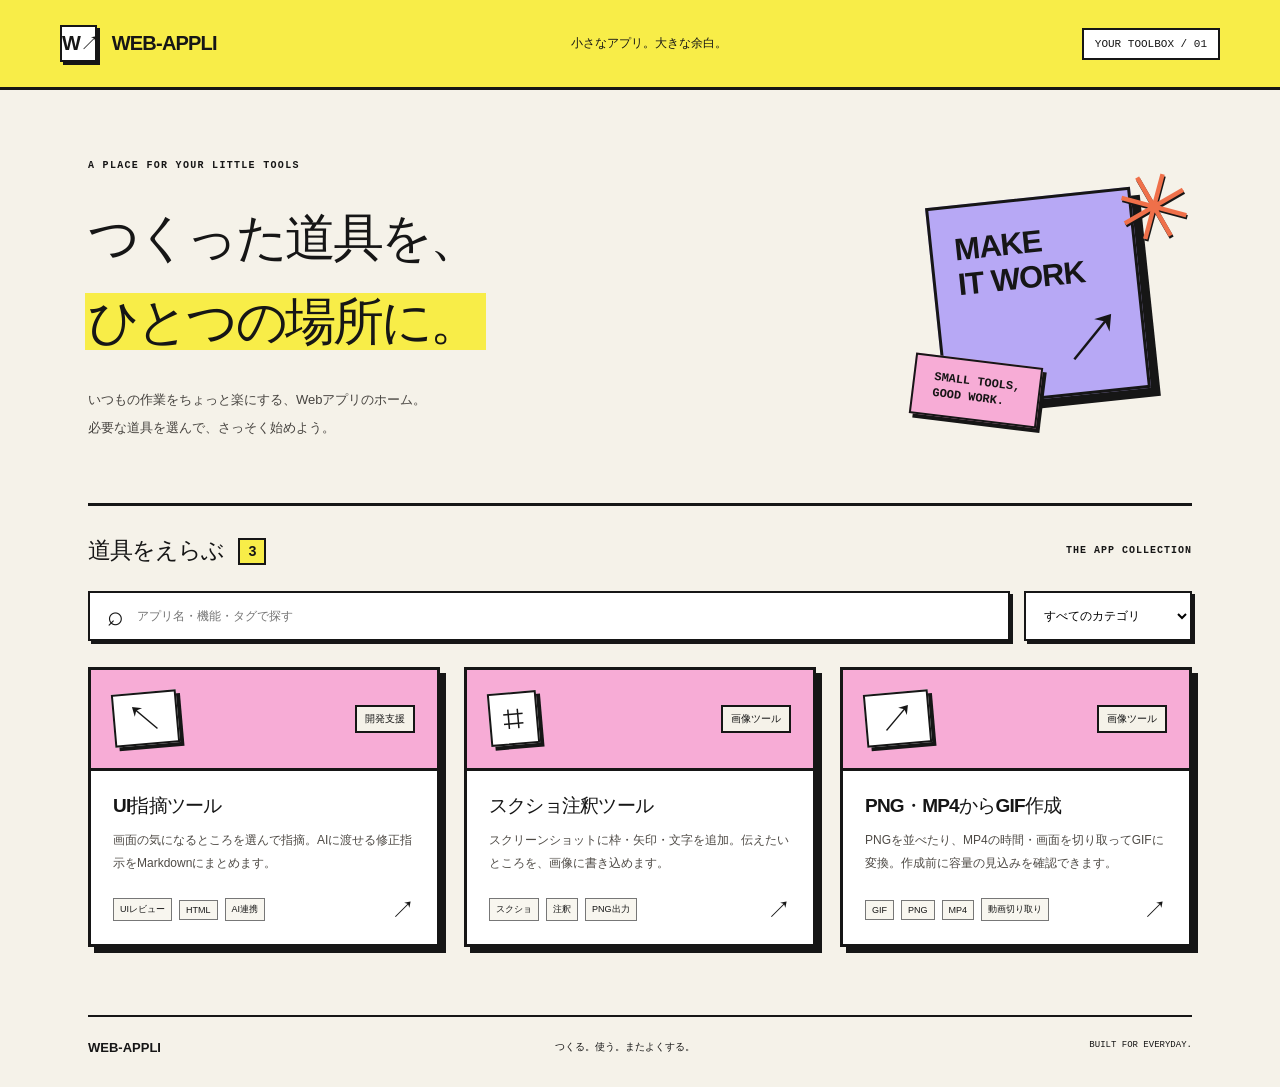
<file: index.html>
<!doctype html>
<html lang="ja"><head><meta charset="utf-8"><meta name="viewport" content="width=device-width,initial-scale=1"><title>WEB-APPLI — 自分の道具箱</title><link rel="stylesheet" href="assets/home.css"><script defer src="apps/registry.js"></script><script defer src="assets/catalog.js"></script><script defer src="assets/home.js"></script></head>
<body><a class="skip" href="#main">アプリ一覧へ</a>
<header><a class="brand" href="index.html"><span aria-hidden="true">W↗</span> WEB-APPLI</a><span class="header-note">小さなアプリ。大きな余白。</span><span class="edition">YOUR TOOLBOX / 01</span></header>
<main id="main"><section class="hero"><div><p class="eyebrow">A PLACE FOR YOUR LITTLE TOOLS</p><h1>つくった道具を、<br><span>ひとつの場所に。</span></h1><p class="hero-copy">いつもの作業をちょっと楽にする、Webアプリのホーム。<br>必要な道具を選んで、さっそく始めよう。</p></div><div class="hero-art" aria-hidden="true"><div class="art-box">MAKE<br>IT WORK<span>↗</span></div><span class="art-star">✳</span><span class="art-sticker">SMALL TOOLS,<br>GOOD WORK.</span></div></section>
<section class="library" aria-labelledby="apps-title"><div class="section-title"><h2 id="apps-title">道具をえらぶ <span id="app-count">0</span></h2><span>THE APP COLLECTION</span></div>
<div class="toolbar"><label class="search"><span aria-hidden="true">⌕</span><span class="sr-only">アプリを検索</span><input id="search" type="search" placeholder="アプリ名・機能・タグで探す"></label><label><span class="sr-only">カテゴリ</span><select id="category"><option value="">すべてのカテゴリ</option></select></label></div>
<p class="sr-only" id="result-status" role="status"></p><div id="app-grid" class="app-grid"></div>
<div id="empty-state" class="empty" hidden><h3>条件に合う道具がありません。</h3><p>キーワードやカテゴリを変えて探してみてください。</p><button id="reset-search" type="button">検索条件をクリア</button></div>
<noscript>アプリ一覧の表示にはJavaScriptを有効にしてください。</noscript></section>
</main>
<footer><strong>WEB-APPLI</strong><span>つくる。使う。またよくする。</span><span>BUILT FOR EVERYDAY.</span></footer></body></html>
</file>
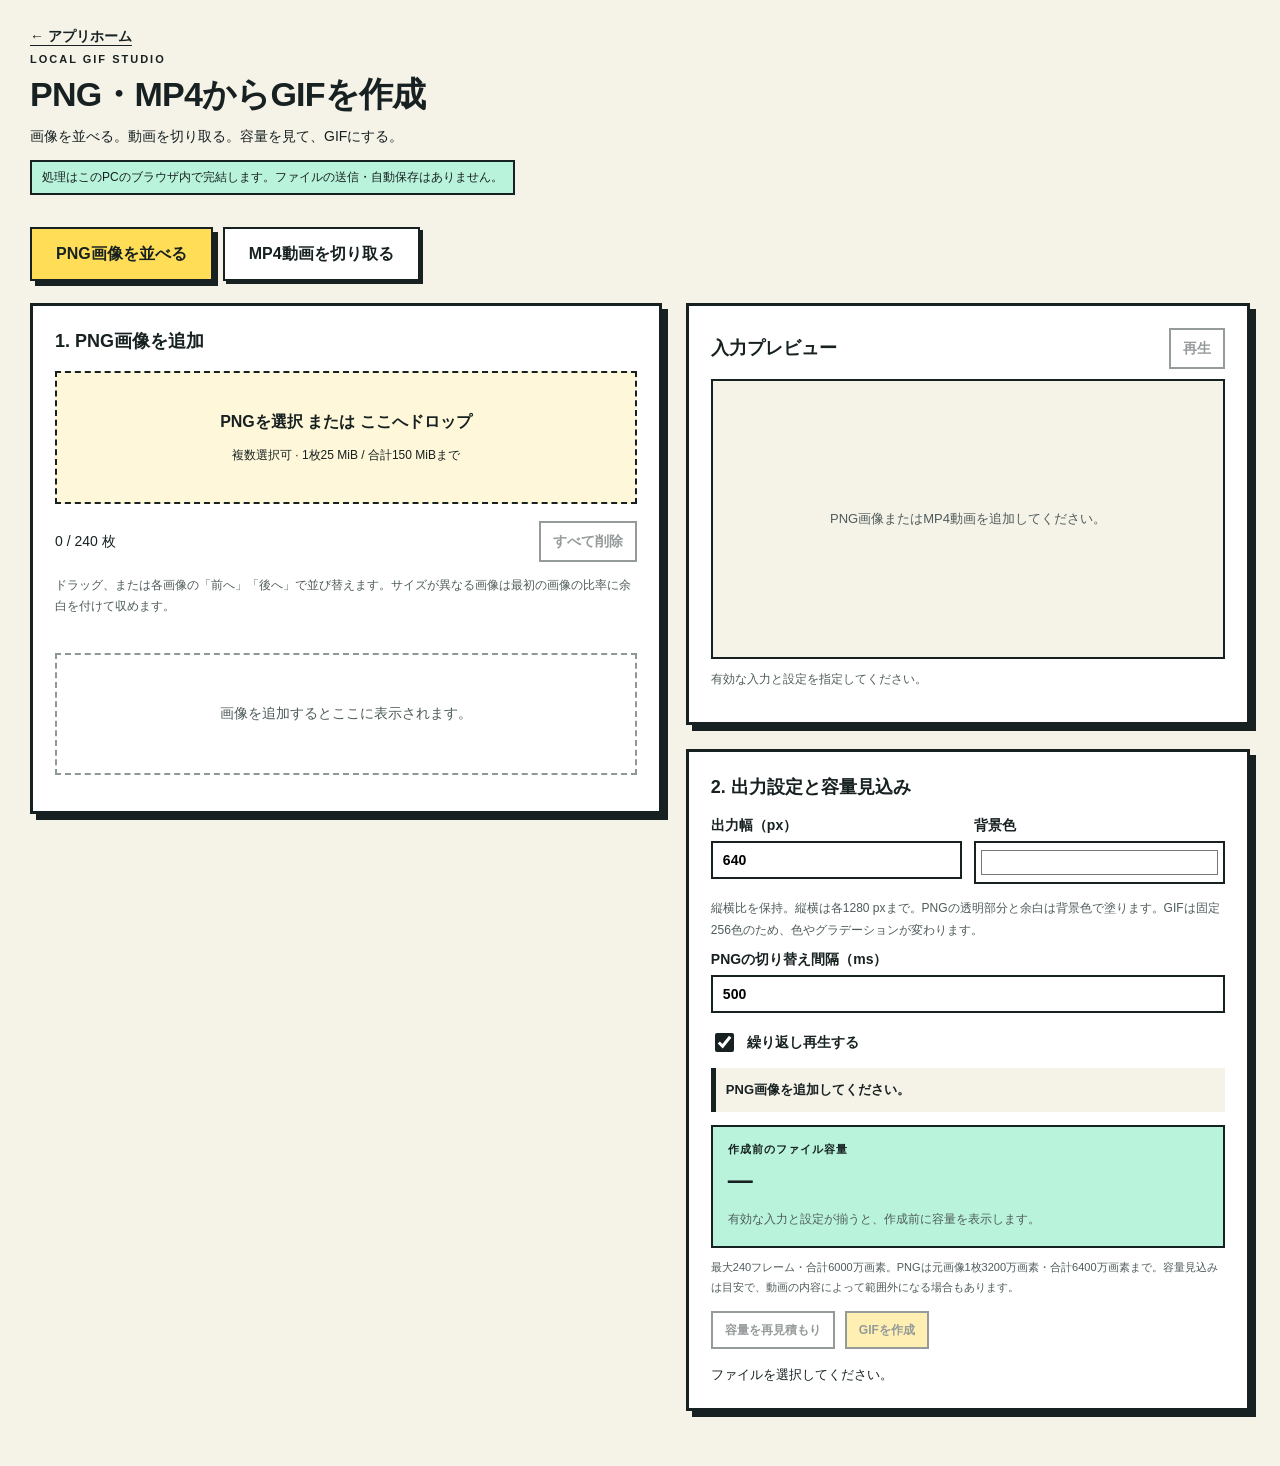
<file: apps/png-to-gif/index.html>
<!DOCTYPE html>
<html lang="ja">
<head>
  <meta charset="UTF-8">
  <meta name="viewport" content="width=device-width, initial-scale=1.0">
  <title>PNG・MP4からGIFを作成 | アプリホーム</title>
  <link rel="stylesheet" href="assets/style.css">
  <script src="gif-encoder.js" defer></script>
  <script src="media-tools.js" defer></script>
  <script src="assets/video-editor.js" defer></script>
  <script src="assets/app.js" defer></script>
</head>
<body>
  <main class="wrap">
    <header>
      <a class="home-link" href="../../index.html">← アプリホーム</a>
      <p class="eyebrow">LOCAL GIF STUDIO</p>
      <h1>PNG・MP4からGIFを作成</h1>
      <p>画像を並べる。動画を切り取る。容量を見て、GIFにする。</p>
      <p class="privacy">処理はこのPCのブラウザ内で完結します。ファイルの送信・自動保存はありません。</p>
    </header>
    <div class="tabs" role="tablist" aria-label="入力形式">
      <button id="pngTab" role="tab" aria-selected="true" aria-controls="pngPanel" type="button">PNG画像を並べる</button>
      <button id="videoTab" role="tab" aria-selected="false" aria-controls="videoPanel" tabindex="-1" type="button">MP4動画を切り取る</button>
    </div>
    <div class="workspace">
      <div class="source-column">
        <section id="pngPanel" class="card" role="tabpanel" aria-labelledby="pngTab">
          <h2>1. PNG画像を追加</h2>
          <button id="pngDrop" class="drop" type="button"><strong>PNGを選択 または ここへドロップ</strong><span>複数選択可 · 1枚25 MiB / 合計150 MiBまで</span></button>
          <input id="pngFiles" type="file" accept="image/png,.png" multiple hidden>
          <div class="section-row"><p id="frameCount">0 / 240 枚</p><button id="clearFrames" type="button" disabled>すべて削除</button></div>
          <p class="hint">ドラッグ、または各画像の「前へ」「後へ」で並び替えます。サイズが異なる画像は最初の画像の比率に余白を付けて収めます。</p>
          <div id="frames" class="frames"></div>
          <p id="emptyFrames" class="empty">画像を追加するとここに表示されます。</p>
        </section>
        <section id="videoPanel" class="card" role="tabpanel" aria-labelledby="videoTab" hidden>
          <h2>1. MP4動画を追加・切り取り</h2>
          <button id="videoDrop" class="drop" type="button"><strong>MP4を選択 または ここへドロップ</strong><span>1ファイル200 MiBまで · Chromeが再生できるMP4</span></button>
          <input id="videoFile" type="file" accept="video/mp4,.mp4" hidden>
          <p id="videoInfo" class="hint">動画はまだ読み込まれていません。</p>
          <div id="videoEditor" class="video-editor" hidden>
            <div class="editor-toolbar"><div class="button-row" role="group" aria-label="画面切り取りの操作"><button id="cropDraw" type="button" aria-pressed="true">範囲を描く</button><button id="cropMove" type="button" aria-pressed="false">移動・調整</button></div><span id="cropReadout" class="editor-readout"></span></div>
            <div id="videoStage" class="video-stage"><div id="videoViewport" class="video-viewport" aria-label="動画の画面切り取り編集領域"><video id="sourceVideo" playsinline preload="metadata"></video><div id="cropOverlay" class="crop-overlay" tabindex="0" role="group" aria-label="切り取り範囲。矢印で移動、Shiftと矢印で10ピクセル移動"><span class="crop-caption">切り取り範囲</span><button id="cropHandleNW" class="crop-handle nw" data-crop-handle="nw" type="button" aria-label="切り取り範囲の左上を調整"></button><button id="cropHandleN" class="crop-handle n" data-crop-handle="n" type="button" aria-label="切り取り範囲の上辺を調整"></button><button id="cropHandleNE" class="crop-handle ne" data-crop-handle="ne" type="button" aria-label="切り取り範囲の右上を調整"></button><button id="cropHandleE" class="crop-handle e" data-crop-handle="e" type="button" aria-label="切り取り範囲の右辺を調整"></button><button id="cropHandleSE" class="crop-handle se" data-crop-handle="se" type="button" aria-label="切り取り範囲の右下を調整"></button><button id="cropHandleS" class="crop-handle s" data-crop-handle="s" type="button" aria-label="切り取り範囲の下辺を調整"></button><button id="cropHandleSW" class="crop-handle sw" data-crop-handle="sw" type="button" aria-label="切り取り範囲の左下を調整"></button><button id="cropHandleW" class="crop-handle w" data-crop-handle="w" type="button" aria-label="切り取り範囲の左辺を調整"></button></div></div></div>
            <p id="cropHelp" class="hint">映像上をドラッグして範囲を描きます。枠内で移動、辺・角のハンドルでサイズを調整。Escでドラッグ前へ戻ります。矢印キーは1 px、Shift併用で10 px。</p>
            <div class="editor-transport"><button id="toggleVideoPlayback" type="button">▶ 動画を再生</button><button id="previewTrim" type="button">▶ 選択範囲を再生</button><output id="currentTime">0.00 / 0.00 秒</output></div>
            <div class="timeline-shell"><div id="timelineTrack" class="timeline-track" aria-label="動画タイムライン。クリックまたはドラッグで再生位置を移動"><div id="timelineThumbnails" class="timeline-thumbnails" aria-hidden="true"></div><div id="timelineDimBefore" class="timeline-dim before"></div><div id="timelineSelection" class="timeline-selection"></div><div id="timelineDimAfter" class="timeline-dim after"></div><button id="trimStartHandle" class="trim-handle start" type="button" role="slider" aria-label="選択範囲の開始" aria-valuemin="0" aria-valuemax="1" aria-valuenow="0"><span>IN</span></button><button id="trimEndHandle" class="trim-handle end" type="button" role="slider" aria-label="選択範囲の終了" aria-valuemin="0" aria-valuemax="1" aria-valuenow="1"><span>OUT</span></button><button id="playhead" class="playhead" type="button" role="slider" aria-label="再生位置" aria-valuemin="0" aria-valuemax="1" aria-valuenow="0"><span></span></button></div><div id="timelineTicks" class="timeline-ticks" aria-hidden="true"></div></div>
            <p id="rangeDuration" class="range-duration"></p><p class="hint">タイムラインのクリックで場面を確認。IN / OUTをドラッグして開始・終了を指定します。各ハンドルの矢印キーは0.01秒、Shift併用で1秒。Home / Endで端へ移動します。</p>
          </div>
          <fieldset id="videoSettings" disabled>
            <legend>時間の切り取り</legend>
            <div class="fields two"><label for="trimStart">開始（秒）<input id="trimStart" type="number" min="0" step="0.01" value="0"></label><label for="trimEnd">終了（秒）<input id="trimEnd" type="number" min="0" step="0.01" value="1"></label></div>
            <div class="button-row"><button id="setStart" type="button">現在位置を開始に</button><button id="setEnd" type="button">現在位置を終了に</button></div>
            <p class="hint">終了位置の直前まで、指定FPSで静止画を取り出します。音声は含まれません。</p>
            <div class="section-row"><h3>画面の切り取り（元動画のpx）</h3><button id="resetCrop" type="button">全画面に戻す</button></div>
            <div class="fields four"><label for="cropX">X<input id="cropX" type="number" min="0" step="1" value="0"></label><label for="cropY">Y<input id="cropY" type="number" min="0" step="1" value="0"></label><label for="cropWidth">幅<input id="cropWidth" type="number" min="1" step="1" value="1"></label><label for="cropHeight">高さ<input id="cropHeight" type="number" min="1" step="1" value="1"></label></div>
            <label for="videoFps">FPS（1秒あたりのコマ数）<input id="videoFps" type="number" min="1" max="30" step="1" value="10"></label>
          </fieldset>
        </section>
      </div>
      <div class="output-column">
        <section class="card preview-card">
          <div class="section-row"><h2 id="previewTitle">入力プレビュー</h2><button id="playPreview" type="button" disabled>再生</button></div>
          <div class="preview-stage"><canvas id="preview" width="640" height="360" aria-label="GIFにする画像のプレビュー"></canvas><p id="previewEmpty">PNG画像またはMP4動画を追加してください。</p></div>
          <p id="previewInfo" class="hint">背景色を合成して、256色に変換します。</p>
        </section>
        <section class="card settings-card">
          <h2>2. 出力設定と容量見込み</h2>
          <fieldset id="outputSettings">
            <div class="fields two"><label for="outputWidth">出力幅（px）<input id="outputWidth" type="number" min="1" max="1280" step="1" value="640"></label><label for="background">背景色<input id="background" type="color" value="#ffffff"></label></div>
            <p class="hint">縦横比を保持。縦横は各1280 pxまで。PNGの透明部分と余白は背景色で塗ります。GIFは固定256色のため、色やグラデーションが変わります。</p>
            <label id="delayLabel" for="frameDelay">PNGの切り替え間隔（ms）<input id="frameDelay" type="number" min="50" max="3000" step="10" value="500"></label>
            <label class="checkbox"><input id="loop" type="checkbox" checked>繰り返し再生する</label>
          </fieldset>
          <p id="planInfo" class="plan-info">画像または動画を追加してください。</p>
          <div class="estimate-box"><p class="eyebrow">作成前のファイル容量</p><output id="estimate" aria-live="polite">—</output><p id="estimateNote" class="hint">先頭・中央・末尾の最大3フレームを実際に圧縮して見積もります。GIF作成時と同じ256色設定を使います。</p></div>
          <p class="hint limits">最大240フレーム・合計6000万画素。PNGは元画像1枚3200万画素・合計6400万画素まで。容量見込みは目安で、動画の内容によって範囲外になる場合もあります。</p>
          <div class="button-row"><button id="refreshEstimate" type="button" disabled>容量を再見積もり</button><button id="convert" class="primary" type="button" disabled>GIFを作成</button><button id="cancel" class="danger" type="button" hidden>処理を取り消す</button></div>
          <progress id="progress" max="100" value="0" hidden aria-label="処理の進み具合"></progress>
          <p id="status" class="status" role="status" aria-live="polite">ファイルを選択してください。</p>
        </section>
      </div>
    </div>
    <section id="result" class="card result-card" hidden>
      <div class="section-row"><div><h2>3. 作成したGIF</h2><p id="resultInfo"></p></div><a id="download" class="button primary" download="animation.gif">GIFを保存</a></div>
      <p id="resultState" class="hint"></p>
      <img id="resultImage" alt="作成したGIFアニメーション">
      <p class="hint">保存ボタンから通常のダウンロード先へ保存します。設定変更・読込失敗・取消では、最後に成功したGIFを保持します。ページを閉じると入力と作成結果は消えます。</p>
    </section>
  </main>
</body>
</html>
</file>
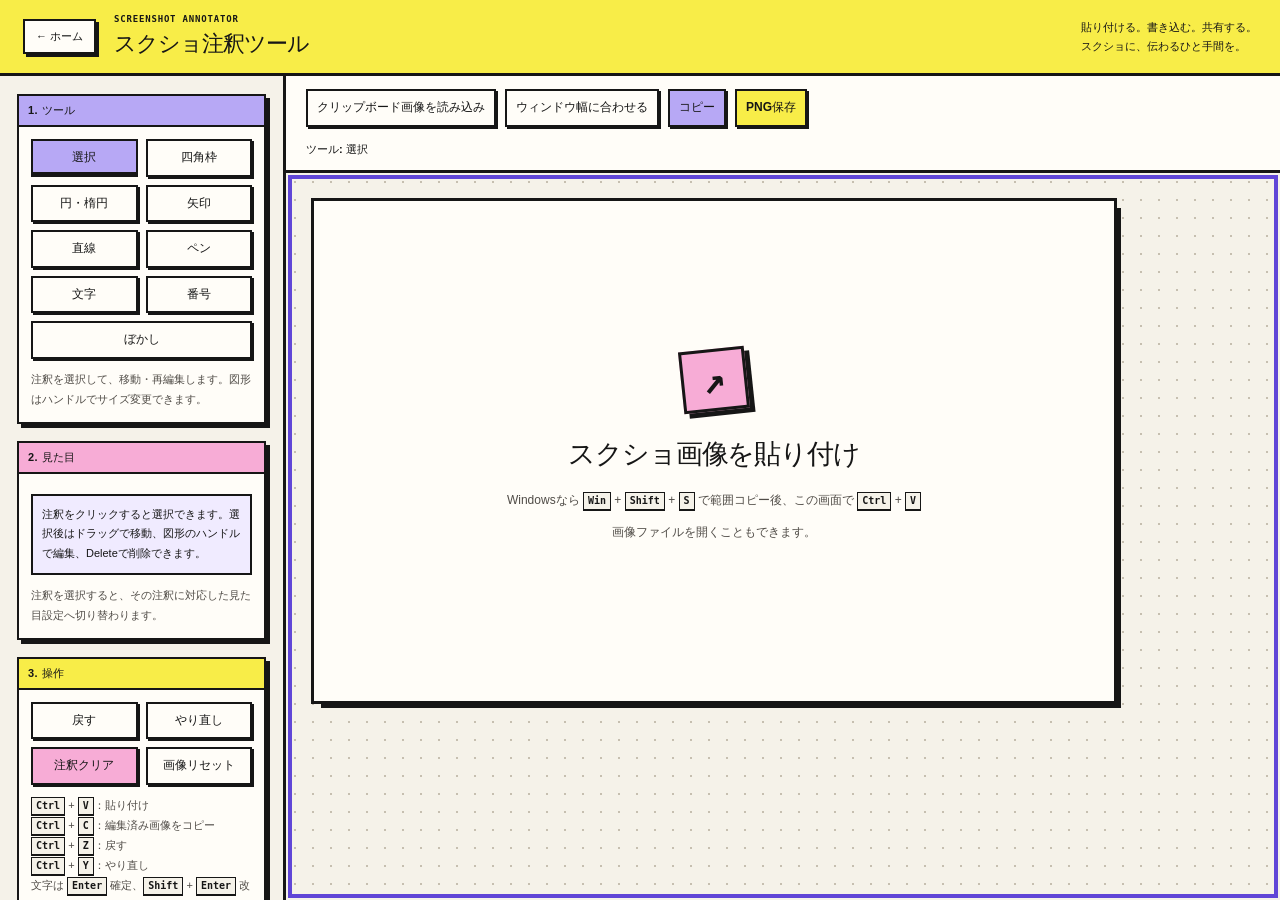
<file: apps/screenshot-annotator/index.html>
<!doctype html>
<html lang="ja">
<head>
  <meta charset="utf-8">
  <meta name="viewport" content="width=device-width, initial-scale=1">
  <title>スクショ注釈ツール | WEB APPS</title>
  <style>
    :root {
      --bg: #f5f2e9;
      --panel: #fffdf8;
      --ink: #161616;
      --muted: #504c47;
      --line: #161616;
      --primary: #b7a8f5;
      --danger: #f7acd6;
      --ok: #f8ed48;
      --yellow: #f8ed48;
      --pink: #f7acd6;
      --purple: #b7a8f5;
      --shadow: 7px 7px 0 #161616;
      font-synthesis: none;
    }
    * { box-sizing: border-box; }
    html, body {
      margin: 0; width: 100%; height: 100%; overflow: hidden;
      font-family: -apple-system, BlinkMacSystemFont, "Segoe UI", "Hiragino Kaku Gothic ProN", Meiryo, sans-serif;
      color: var(--ink); background: var(--bg);
    }
    button, input, select, textarea { font: inherit; }
    button, a, input, select { touch-action: manipulation; }
    a { color: inherit; }
    :focus-visible { outline: 4px solid #6046d7; outline-offset: 4px; }
    header {
      height: 76px; display: flex; align-items: center; justify-content: space-between;
      gap: 24px; padding: 0 23px; background: var(--yellow); border-bottom: 3px solid var(--ink);
    }
    .brand-block { display: flex; align-items: center; gap: 18px; min-width: 0; }
    .home-link {
      display: inline-flex; align-items: center; gap: 7px; flex-shrink: 0;
      padding: 8px 11px; border: 2px solid var(--ink); background: var(--panel);
      box-shadow: 3px 3px 0 var(--ink); text-decoration: none; font-size: 11px; font-weight: 850;
    }
    header .title { margin: 0; font-size: 22px; font-weight: 900; letter-spacing: -.045em; white-space: nowrap; }
    .eyebrow { display: block; margin-bottom: 4px; font: 800 9px/1.3 monospace; letter-spacing: .09em; }
    header .hint { max-width: 380px; font-size: 11px; font-weight: 650; line-height: 1.7; }
    .app { height: calc(100vh - 76px); height: calc(100dvh - 76px); display: grid; grid-template-columns: 286px minmax(0, 1fr); }
    aside { padding: 18px 17px 22px; border-right: 3px solid var(--ink); overflow: auto; background: var(--bg); }
    main { min-width: 0; min-height: 0; display: flex; flex-direction: column; }
    .group { border: 2px solid var(--ink); box-shadow: 4px 4px 0 var(--ink); background: var(--panel); padding: 12px; margin-bottom: 17px; }
    .group-title { font-size: 11px; font-weight: 900; padding: 7px 9px; margin: -12px -12px 12px; border-bottom: 2px solid var(--ink); background: var(--purple); letter-spacing: .04em; }
    .group:nth-child(2) .group-title { background: var(--pink); }
    .group:nth-child(3) .group-title { background: var(--yellow); }
    .tool-grid, .two { display: grid; grid-template-columns: 1fr 1fr; gap: 8px; }
    .tool-grid .tool:last-child { grid-column: 1 / -1; }
    button {
      border: 2px solid var(--ink); border-radius: 0; padding: 9px 9px;
      background: var(--panel); color: var(--ink); box-shadow: 2px 2px 0 var(--ink);
      font-size: 12px; font-weight: 800; line-height: 1.3; cursor: pointer; user-select: none;
      transition: transform .1s, box-shadow .1s;
    }
    button:hover:not(:disabled), .home-link:hover { background: var(--yellow); transform: translate(-1px, -1px); box-shadow: 4px 4px 0 var(--ink); }
    button:active:not(:disabled) { transform: translate(2px, 2px); box-shadow: none; }
    button.active { background: var(--purple); box-shadow: inset 0 -3px 0 var(--ink); }
    button.primary { background: var(--purple); }
    button.danger { background: var(--pink); }
    button.ok { background: var(--yellow); }
    button:disabled { opacity: .45; cursor: not-allowed; box-shadow: none; }
    label { display: block; margin: 10px 0 5px; font-size: 11px; font-weight: 800; }
    input, select { width: 100%; padding: 8px; border: 2px solid var(--ink); border-radius: 0; background: white; color: var(--ink); font-size: 12px; }
    input[type="color"] { padding: 2px; height: 38px; }
    .numeric-combo { display: flex; align-items: stretch; min-width: 0; }
    .numeric-combo input { min-width: 0; border-right: 0; appearance: textfield; }
    .numeric-combo input::-webkit-inner-spin-button, .numeric-combo input::-webkit-outer-spin-button { appearance: none; margin: 0; }
    .numeric-toggle { flex: 0 0 29px; padding: 0; border: 2px solid var(--ink); background: var(--bg); box-shadow: none; font-size: 11px; }
    .numeric-toggle:hover:not(:disabled), .numeric-toggle:active:not(:disabled) { transform: none; box-shadow: none; }
    .numeric-options { position: fixed; z-index: 60; overflow-y: auto; max-height: 216px; border: 2px solid var(--ink); background: white; box-shadow: 4px 4px 0 var(--ink); padding: 3px; }
    .numeric-option { display: block; width: 100%; padding: 7px 9px; border: 0; box-shadow: none; text-align: left; background: white; font-size: 12px; }
    .numeric-option:hover:not(:disabled), .numeric-option[aria-selected="true"] { background: var(--yellow); transform: none; box-shadow: none; }
    .setting-row { display: none; }
    .setting-row.visible { display: block; }
    .select-note { display: none; margin-top: 8px; padding: 9px; border: 2px solid var(--ink); background: #f0ebff; font-size: 11px; line-height: 1.8; }
    .select-note.visible { display: block; }
    .mini { margin-top: 11px; font-size: 11px; line-height: 1.8; color: var(--muted); }
    .kbd { display: inline-block; padding: 0 4px; border: 1px solid var(--ink); border-bottom-width: 2px; background: var(--bg); color: var(--ink); font: 800 10px/1.6 monospace; }
    .file-input { display: none; }
    .topbar { display: flex; align-items: center; gap: 9px; flex-wrap: wrap; padding: 13px 20px 12px; background: var(--panel); border-bottom: 3px solid var(--ink); }
    .status { flex-basis: 100%; min-height: 20px; padding-top: 5px; font-size: 11px; font-weight: 650; line-height: 1.6; color: var(--ink) !important; }
    .zoom-controls { display: flex; align-items: center; gap: 5px; margin-left: auto; padding: 5px; border: 2px solid var(--ink); background: var(--bg); }
    .zoom-controls button { min-width: 30px; height: 28px; padding: 3px 6px; box-shadow: none; font-size: 11px; }
    .zoom-label { min-width: 43px; text-align: center; font: 800 11px monospace; }
    .stage { position: relative; flex: 1; min-height: 0; overflow: auto; padding: 28px; background-color: var(--bg); background-image: radial-gradient(#c6bfb0 1px, transparent 1px); background-size: 18px 18px; }
    .stage:focus-visible { outline-offset: -6px; }
    .canvas-wrap { position: relative; display: inline-block; min-width: 320px; min-height: 220px; background: #fff; outline: 3px solid var(--ink); box-shadow: var(--shadow); overflow: hidden; transform-origin: top left; }
    canvas { display: block; background: #fff; cursor: crosshair; touch-action: none; max-width: none; max-height: none; }
    .empty { position: absolute; inset: 0; display: grid; place-items: center; padding: 30px; pointer-events: none; text-align: center; background: var(--panel); color: var(--muted); }
    .empty-mark { display: inline-grid; place-items: center; width: 66px; height: 62px; margin-bottom: 25px; border: 3px solid var(--ink); background: var(--pink); color: var(--ink); box-shadow: 5px 5px 0 var(--ink); transform: rotate(-6deg); font: 900 38px/1 monospace; }
    .empty strong { display: block; color: var(--ink); font-size: 27px; font-weight: 900; margin-bottom: 17px; letter-spacing: -.04em; }
    .empty p { margin: 9px 0; font-size: 12px; line-height: 1.9; }
    .inline-text-editor { position: absolute; display: none; margin: 0; min-width: 0; min-height: 0; padding: 0; border: 0; border-radius: 0; outline: 0; background: transparent; box-shadow: none; resize: none; overflow: hidden; z-index: 20; line-height: 1.25; font-weight: 700; color: var(--ink); pointer-events: auto; white-space: pre; text-align: left; letter-spacing: normal; transform-origin: top left; appearance: none; }
    .inline-text-editor:focus-visible { outline: 0; }
    @media (max-width: 1060px) { header .hint { max-width: 250px; font-size: 10px; } .topbar { padding: 11px 16px; } .zoom-controls { margin-left: 0; } }
    @media (max-width: 860px) {
      html, body { height: auto; overflow: auto; } header { height: auto; min-height: 90px; padding: 15px 18px; gap: 13px; flex-wrap: wrap; } header .title { font-size: 20px; } header .hint { max-width: none; font-size: 10px; }
      .app { height: auto; display: block; } aside { border-right: 0; border-bottom: 3px solid var(--ink); display: grid; grid-template-columns: repeat(2, minmax(0, 1fr)); gap: 16px; padding: 18px; align-items: start; }
      .group { margin-bottom: 0; } main { height: 75vh; min-height: 440px; } .stage { padding: 20px; } .topbar button { font-size: 11px; } .empty strong { font-size: 23px; }
    }
    @media (max-width: 480px) { aside { display: block; } .group { margin-bottom: 16px; } .brand-block { gap: 12px; } .home-link { padding: 8px; font-size: 10px; } header .title { font-size: 18px; } .empty { padding: 20px; } .empty p { font-size: 11px; } }
    @media (prefers-reduced-motion: reduce) { button { transition: none; } }
  </style>
</head>
<body>
  <header>
    <div class="brand-block"><a class="home-link" href="../../index.html">← ホーム</a><div><span class="eyebrow">SCREENSHOT ANNOTATOR</span><h1 class="title">スクショ注釈ツール</h1></div></div>
    <div class="hint">貼り付ける。書き込む。共有する。<br>スクショに、伝わるひと手間を。</div>
  </header>

  <div class="app">
    <aside>
      <div class="group">
        <div class="group-title">1. ツール</div>
        <div class="tool-grid">
          <button type="button" class="tool active" data-tool="select">選択</button>
          <button type="button" class="tool" data-tool="rect">四角枠</button>
          <button type="button" class="tool" data-tool="ellipse">円・楕円</button>
          <button type="button" class="tool" data-tool="arrow">矢印</button>
          <button type="button" class="tool" data-tool="line">直線</button>
          <button type="button" class="tool" data-tool="freehand">ペン</button>
          <button type="button" class="tool" data-tool="text">文字</button>
          <button type="button" class="tool" data-tool="badge">番号</button>
          <button type="button" class="tool" data-tool="blur">ぼかし</button>
        </div>

        <div class="mini" id="toolHelp">四角枠はドラッグで範囲指定します。</div>
      </div>

      <div class="group">
        <div class="group-title">2. 見た目</div>

        <div class="setting-row" data-show-for="rect ellipse arrow line freehand text badge">
          <label id="colorLabel" for="strokeColor">色</label>
          <input type="color" id="strokeColor" value="#ff0000">
        </div>

        <div class="two">
          <div class="setting-row" data-show-for="rect ellipse arrow line">
            <label for="lineStyle">線種</label>
            <select id="lineStyle">
              <option value="solid">実線</option>
              <option value="dashed">破線</option>
              <option value="dotted">点線</option>
            </select>
          </div>

          <div class="setting-row" data-show-for="rect ellipse arrow line freehand">
            <label for="lineWidth">線の太さ</label>
            <input type="number" id="lineWidth" min="0.5" max="40" step="any" value="4" data-presets="0.5,1,1.5,2,3,4,6,8,12,16,24,32,40">
          </div>
        </div>

        <div class="setting-row" data-show-for="rect ellipse text">
          <label for="fillMode">塗り・背景</label>
          <select id="fillMode">
            <option value="none">なし</option>
            <option value="light">薄く塗る</option>
            <option value="solid">塗りつぶし</option>
          </select>
        </div>

        <div class="two">
          <div class="setting-row" data-show-for="arrow">
            <label for="arrowSize">矢印の大きさ</label>
            <input type="number" id="arrowSize" min="8" max="120" step="any" value="28" data-presets="8,12,16,20,24,28,32,40,48,64,80,96,120">
          </div>

          <div class="setting-row" data-show-for="text badge">
            <label for="fontSize">サイズ</label>
            <input type="number" id="fontSize" min="8" max="120" step="any" value="30" data-presets="8,9,10,11,12,14,16,18,20,24,28,30,32,36,40,48,60,72,96,120">
          </div>
        </div>

        <div class="setting-row" data-show-for="arrow">
          <label for="arrowHead">矢印の先端</label>
          <select id="arrowHead">
            <option value="triangle">塗りつぶし</option>
            <option value="open">線のみ</option>
            <option value="none">なし</option>
          </select>
        </div>

        <div class="two">
          <div class="setting-row" data-show-for="text">
            <label for="fontWeight">文字の太さ</label>
            <select id="fontWeight">
              <option value="400">標準</option>
              <option value="700" selected>太字</option>
              <option value="900">極太</option>
            </select>
          </div>

          <div class="setting-row" data-show-for="badge">
            <label for="badgeShape">番号の形</label>
            <select id="badgeShape">
              <option value="circle">丸</option>
              <option value="square">四角</option>
            </select>
          </div>
        </div>

        <div class="setting-row" data-show-for="blur">
          <label for="blurStrength">ぼかしの粗さ</label>
          <input type="number" id="blurStrength" min="4" max="40" step="any" value="12" data-presets="4,6,8,10,12,16,20,24,32,40">
        </div>

        <div class="select-note" id="selectNote">注釈をクリックすると選択できます。選択後はドラッグで移動、図形のハンドルで編集、Deleteで削除できます。</div>
        <div class="mini" id="appearanceHelp">選択中のツールに必要な設定だけ表示します。</div>
      </div>

      <div class="group">
        <div class="group-title">3. 操作</div>
        <div class="tool-grid">
          <button type="button" id="undoBtn">戻す</button>
          <button type="button" id="redoBtn">やり直し</button>
          <button type="button" id="clearBtn" class="danger">注釈クリア</button>
          <button type="button" id="resetBtn">画像リセット</button>
        </div>

        <div class="mini">
          <span class="kbd">Ctrl</span> + <span class="kbd">V</span>：貼り付け<br>
          <span class="kbd">Ctrl</span> + <span class="kbd">C</span>：編集済み画像をコピー<br>
          <span class="kbd">Ctrl</span> + <span class="kbd">Z</span>：戻す<br>
          <span class="kbd">Ctrl</span> + <span class="kbd">Y</span>：やり直し<br>
          文字は <span class="kbd">Enter</span> 確定、<span class="kbd">Shift</span> + <span class="kbd">Enter</span> 改行
        </div>
      </div>

      <div class="group">
        <div class="group-title">4. 入出力</div>
        <button type="button" id="openBtn" style="width:100%;">画像ファイルを開く</button>
        <input class="file-input" type="file" id="fileInput" accept="image/*">

        <div style="height:8px;"></div>

        <button type="button" id="copyBtn" class="primary" style="width:100%;">編集済み画像をコピー</button>

        <div style="height:8px;"></div>

        <button type="button" id="saveBtn" class="ok" style="width:100%;">PNG保存</button>

        <div class="mini">画像はこの画面内で処理します。自動保存はありません。再読込・終了前にコピーかPNG保存をしてください。コピーが許可されない場合はPNGをダウンロードします。</div>
      </div>
    </aside>

    <main>
      <div class="topbar">
        <button type="button" id="pasteReadBtn">クリップボード画像を読み込み</button>
        <button type="button" id="fitBtn">ウィンドウ幅に合わせる</button>
        <button type="button" id="copyBtn2" class="primary">コピー</button>
        <button type="button" id="saveBtn2" class="ok">PNG保存</button>
        <div class="zoom-controls" id="zoomControls" style="display:none;">
          <button type="button" id="zoomOutBtn" title="縮小">−</button>
          <button type="button" id="fitWidthBtn" title="ウィンドウ幅に合わせる">幅</button>
          <button type="button" id="zoomResetBtn" title="100%表示">100%</button>
          <button type="button" id="zoomInBtn" title="拡大">＋</button>
          <span class="zoom-label" id="zoomLabel">100%</span>
        </div>
        <div class="status" id="status" role="status" aria-live="polite">スクショをコピーして、この画面で Ctrl+V / Command+V を押してください。</div>
      </div>

      <div class="stage" id="stage" tabindex="0">
        <div class="canvas-wrap" id="canvasWrap">
          <canvas id="canvas" width="800" height="500"></canvas>
          <textarea id="inlineTextEditor" class="inline-text-editor" spellcheck="false" wrap="off" aria-label="画像に追加する文字"></textarea>


          <div class="empty" id="empty">
            <div>
              <span class="empty-mark" aria-hidden="true">↗</span><strong>スクショ画像を貼り付け</strong>
              <p>Windowsなら <span class="kbd">Win</span> + <span class="kbd">Shift</span> + <span class="kbd">S</span> で範囲コピー後、この画面で <span class="kbd">Ctrl</span> + <span class="kbd">V</span></p>
              <p>画像ファイルを開くこともできます。</p>
            </div>
          </div>
        </div>
      </div>
    </main>
  </div>

  <script>
    const canvas = document.getElementById("canvas");
    const ctx = canvas.getContext("2d", { willReadFrequently: true });
    const empty = document.getElementById("empty");
    const stage = document.getElementById("stage");
    const statusEl = document.getElementById("status");
    const canvasWrap = document.getElementById("canvasWrap");
    const zoomControls = document.getElementById("zoomControls");
    const zoomLabel = document.getElementById("zoomLabel");
    const inlineTextEditor = document.getElementById("inlineTextEditor");
    const TEXT_FONT_FAMILY = 'system-ui, -apple-system, "Yu Gothic UI", sans-serif';
    const textLayoutCache = new Map();

    const strokeColorEl = document.getElementById("strokeColor");
    const lineStyleEl = document.getElementById("lineStyle");
    const lineWidthEl = document.getElementById("lineWidth");
    const arrowSizeEl = document.getElementById("arrowSize");
    const arrowHeadEl = document.getElementById("arrowHead");
    const fontSizeEl = document.getElementById("fontSize");
    const fontWeightEl = document.getElementById("fontWeight");
    const fillModeEl = document.getElementById("fillMode");
    const badgeShapeEl = document.getElementById("badgeShape");
    const blurStrengthEl = document.getElementById("blurStrength");
    const numericControls = [lineWidthEl, arrowSizeEl, fontSizeEl, blurStrengthEl];
    const lastValidNumeric = new Map(numericControls.map(control => [control.id, Number(control.value)]));
    let activeNumericCombo = null;
    const toolHelpEl = document.getElementById("toolHelp");
    const appearanceHelpEl = document.getElementById("appearanceHelp");
    const colorLabelEl = document.getElementById("colorLabel");
    const selectNoteEl = document.getElementById("selectNote");

    let tool = "rect";
    let baseImage = null;
    let baseImageDataUrl = null;
    let annotations = [];
    let redoStack = [];
    let drawing = false;
    let start = null;
    let preview = null;
    let badgeCount = 1;
    let editingText = null;
    let imeComposing = false;
    let selectedIndex = null;
    let selectMode = null;
    let activeHandle = null;
    let selectStart = null;
    let selectOriginal = null;
    let zoom = 1;

    const MIN_ZOOM = 0.08;
    const MAX_ZOOM = 4;

    const toolHelp = {
      select: "注釈を選択して、移動・再編集します。図形はハンドルでサイズ変更できます。",
      rect: "四角枠はドラッグで範囲指定します。Shiftを押しながらで正方形になります。",
      ellipse: "円・楕円はドラッグで範囲指定します。Shiftを押しながらで正円になります。",
      arrow: "矢印は始点から終点へドラッグします。先端の形・大きさは見た目で変更できます。",
      line: "直線は始点から終点へドラッグします。線種と太さを変更できます。",
      freehand: "ペンはドラッグした軌跡をそのまま描きます。",
      text: "文字は画像上をクリックして直接入力します。日本語変換中のEnterは変換確定、変換後のEnterで注釈確定です。Shift+Enterで改行です。",
      badge: "番号はクリック位置に自動採番します。",
      blur: "ぼかしはドラッグ範囲をモザイク化します。"
    };

    const appearanceHelp = {
      select: "注釈を選択すると、その注釈に対応した見た目設定へ切り替わります。",
      rect: "四角枠では、色・線種・線の太さ・塗りを変更できます。",
      ellipse: "円・楕円では、色・線種・線の太さ・塗りを変更できます。",
      arrow: "矢印では、色・線種・線の太さ・先端の形と大きさを変更できます。",
      line: "直線では、色・線種・線の太さを変更できます。",
      freehand: "ペンでは、色・線の太さを変更できます。",
      text: "文字では、文字色・サイズ・太さ・背景を変更できます。",
      badge: "番号では、色・サイズ・形を変更できます。",
      blur: "ぼかしでは、ぼかしの粗さを変更できます。"
    };

    function setStatus(message, type = "normal") {
      statusEl.textContent = message;
      statusEl.style.color = type === "error" ? "#dc2626" : type === "ok" ? "#16a34a" : "#475569";
    }

    function clamp(value, min, max) {
      return Math.max(min, Math.min(max, value));
    }

    function setZoom(nextZoom, silent = false) {
      zoom = clamp(nextZoom, MIN_ZOOM, MAX_ZOOM);

      canvas.style.width = Math.round(canvas.width * zoom) + "px";
      canvas.style.height = Math.round(canvas.height * zoom) + "px";

      canvasWrap.style.width = Math.round(canvas.width * zoom) + "px";
      canvasWrap.style.height = Math.round(canvas.height * zoom) + "px";

      zoomLabel.textContent = Math.round(zoom * 100) + "%";
      repositionInlineTextEditor();
      if (!silent) setStatus(`表示倍率: ${Math.round(zoom * 100)}%`);
    }

    function fitToWindowWidth(silent = false) {
      if (!baseImage) return;

      const stageStyle = getComputedStyle(stage);
      const padX = parseFloat(stageStyle.paddingLeft) + parseFloat(stageStyle.paddingRight);
      const availableWidth = Math.max(260, stage.clientWidth - padX - 8);
      const nextZoom = Math.min(1, availableWidth / canvas.width);

      setZoom(nextZoom, true);

      if (!silent) {
        setStatus(`ウィンドウ幅に合わせました: ${Math.round(zoom * 100)}%`, "ok");
      }
    }

    function hasImage() {
      return !!baseImage;
    }

    function applyLineStyle(item) {
      if (item.lineStyle === "dashed") {
        ctx.setLineDash([item.lineWidth * 4, item.lineWidth * 2.2]);
      } else if (item.lineStyle === "dotted") {
        ctx.setLineDash([item.lineWidth, item.lineWidth * 2.2]);
      } else {
        ctx.setLineDash([]);
      }
    }

    function validNumericValue(control) {
      const value = control.valueAsNumber;
      return control.value.trim() !== "" && Number.isFinite(value)
        && value >= Number(control.min) && value <= Number(control.max);
    }

    function numericValue(control) {
      if (validNumericValue(control)) lastValidNumeric.set(control.id, control.valueAsNumber);
      return lastValidNumeric.get(control.id);
    }

    function setupNumericCombo(control) {
      const label = document.querySelector('label[for="' + control.id + '"]').textContent;
      const wrapper = document.createElement("div");
      wrapper.className = "numeric-combo";
      control.before(wrapper);
      wrapper.append(control);
      const toggle = document.createElement("button");
      toggle.type = "button";
      toggle.className = "numeric-toggle";
      toggle.textContent = "▾";
      toggle.setAttribute("aria-label", label + "の候補");
      toggle.setAttribute("aria-haspopup", "listbox");
      wrapper.append(toggle);
      const list = document.createElement("div");
      list.id = control.id + "Options";
      list.className = "numeric-options";
      list.setAttribute("role", "listbox");
      list.setAttribute("aria-label", label + "の候補");
      list.hidden = true;
      document.body.append(list);
      control.setAttribute("role", "combobox");
      control.setAttribute("aria-autocomplete", "none");
      control.setAttribute("aria-haspopup", "listbox");
      control.setAttribute("aria-controls", list.id);
      toggle.setAttribute("aria-controls", list.id);
      const values = control.dataset.presets.split(",").map(Number);
      let active = 0;
      const options = values.map((value, index) => {
        const option = document.createElement("button");
        option.type = "button";
        option.className = "numeric-option";
        option.id = list.id + "-" + index;
        option.textContent = String(value);
        option.setAttribute("role", "option");
        option.tabIndex = -1;
        option.addEventListener("pointerdown", event => event.preventDefault());
        option.addEventListener("click", () => choose(index));
        list.append(option);
        return option;
      });
      function highlight(index) {
        active = (index + values.length) % values.length;
        options.forEach((option, i) => option.setAttribute("aria-selected", String(i === active)));
        control.setAttribute("aria-activedescendant", options[active].id);
        options[active].scrollIntoView({ block: "nearest" });
      }
      function close() {
        list.hidden = true;
        control.setAttribute("aria-expanded", "false");
        toggle.setAttribute("aria-expanded", "false");
        control.removeAttribute("aria-activedescendant");
        if (activeNumericCombo?.list === list) activeNumericCombo = null;
      }
      function open() {
        activeNumericCombo?.close();
        const rect = wrapper.getBoundingClientRect();
        const roomBelow = innerHeight - rect.bottom - 8;
        const height = Math.min(216, values.length * 32 + 10);
        list.style.left = rect.left + "px";
        list.style.width = rect.width + "px";
        list.style.top = (roomBelow >= height ? rect.bottom + 3 : Math.max(4, rect.top - height - 3)) + "px";
        list.hidden = false;
        control.setAttribute("aria-expanded", "true");
        toggle.setAttribute("aria-expanded", "true");
        activeNumericCombo = { list, wrapper, close };
        control.focus({ preventScroll: true });
        highlight(Math.max(0, values.indexOf(Number(control.value))));
      }
      function choose(index) {
        control.value = String(values[index]);
        control.removeAttribute("aria-invalid");
        close();
        control.focus({ preventScroll: true });
        control.dispatchEvent(new Event("input", { bubbles: true }));
        control.dispatchEvent(new Event("change", { bubbles: true }));
      }
      close();
      toggle.addEventListener("pointerdown", event => event.preventDefault());
      toggle.addEventListener("click", () => list.hidden ? open() : close());
      control.addEventListener("keydown", event => {
        if (event.isComposing) return;
        if (event.key === "ArrowDown" || event.key === "ArrowUp") {
          event.preventDefault(); event.stopPropagation();
          if (list.hidden) open();
          else highlight(active + (event.key === "ArrowDown" ? 1 : -1));
        } else if (!list.hidden && event.key === "Enter") {
          event.preventDefault(); event.stopPropagation(); choose(active);
        } else if (!list.hidden && event.key === "Escape") {
          event.preventDefault(); event.stopPropagation(); close();
        } else if (event.key === "Tab") close();
      });
      control.addEventListener("blur", () => {
        if (!validNumericValue(control)) control.value = String(lastValidNumeric.get(control.id));
        control.removeAttribute("aria-invalid");
        close();
      });
    }

    document.addEventListener("pointerdown", event => {
      if (activeNumericCombo && !activeNumericCombo.wrapper.contains(event.target) && !activeNumericCombo.list.contains(event.target)) activeNumericCombo.close();
    });
    document.addEventListener("scroll", event => {
      if (activeNumericCombo && !activeNumericCombo.list.contains(event.target)) activeNumericCombo.close();
    }, true);
    window.addEventListener("resize", () => activeNumericCombo?.close());

    function getStyle() {
      return {
        color: strokeColorEl.value,
        lineStyle: lineStyleEl.value,
        lineWidth: numericValue(lineWidthEl),
        arrowSize: numericValue(arrowSizeEl),
        arrowHead: arrowHeadEl.value,
        fontSize: numericValue(fontSizeEl),
        fontWeight: Number(fontWeightEl.value || 700),
        fillMode: fillModeEl.value,
        badgeShape: badgeShapeEl.value,
        blurStrength: numericValue(blurStrengthEl)
      };
    }

    function getTextLayout(item) {
      const font = `${item.fontWeight || 700} ${item.fontSize}px ${TEXT_FONT_FAMILY}`;
      if (!textLayoutCache.has(font)) {
        // Measure the browser's line-box baseline so textarea and Canvas use the same origin.
        const probe = document.createElement("div");
        probe.style.cssText = "position:fixed;left:0;top:0;visibility:hidden;pointer-events:none;white-space:pre;padding:0;border:0;margin:0;";
        probe.style.font = font;
        probe.style.lineHeight = item.fontSize * 1.25 + "px";
        probe.textContent = "Hg国";
        const marker = document.createElement("span");
        marker.style.cssText = "display:inline-block;width:0;height:0;vertical-align:baseline;";
        probe.append(marker);
        document.body.append(probe);
        const baseline = marker.getBoundingClientRect().top - probe.getBoundingClientRect().top;
        probe.remove();
        textLayoutCache.set(font, { font, baseline, lineHeight: item.fontSize * 1.25 });
      }
      return textLayoutCache.get(font);
    }

    function getTextMetricsForItem(item) {
      ctx.save();
      const layout = getTextLayout(item);
      ctx.font = layout.font;
      const lines = String(item.text || "").split("\n");
      const lineHeight = layout.lineHeight;
      let width = 0;
      for (const line of lines) {
        width = Math.max(width, ctx.measureText(line).width);
      }
      ctx.restore();

      return {
        width,
        height: Math.max(lineHeight, lines.length * lineHeight),
        lineHeight
      };
    }

    function findTextAnnotationAt(point) {
      for (let i = annotations.length - 1; i >= 0; i--) {
        const item = annotations[i];
        if (item.type !== "text") continue;

        const metrics = getTextMetricsForItem(item);
        const pad = item.fontSize * 0.45;
        const x1 = item.x - pad;
        const y1 = item.y - pad;
        const x2 = item.x + metrics.width + pad;
        const y2 = item.y + metrics.height + pad;

        if (point.x >= x1 && point.x <= x2 && point.y >= y1 && point.y <= y2) {
          return { item, index: i };
        }
      }
      return null;
    }

    function showInlineTextEditor(x, y, initialText = "", index = null) {
      if (!hasImage()) return;

      if (editingText) commitInlineTextEditor(false);

      const style = index === null
        ? getStyle()
        : { ...getStyle(), ...annotations[index] };

      editingText = {
        x,
        y,
        index,
        style,
        original: index === null ? null : { ...annotations[index] }
      };

      inlineTextEditor.value = initialText;
      inlineTextEditor.style.display = "block";
      inlineTextEditor.scrollTop = 0;
      inlineTextEditor.scrollLeft = 0;
      repositionInlineTextEditor();
      render();

      requestAnimationFrame(() => {
        inlineTextEditor.focus({ preventScroll: true });
        inlineTextEditor.setSelectionRange(initialText.length, initialText.length);
      });

      setStatus("文字入力欄を開きました。入力後、Enterで確定、Shift+Enterで改行です。");
    }

    function hideInlineTextEditor() {
      inlineTextEditor.style.display = "none";
      editingText = null;
      stage.focus();
    }

    function commitInlineTextEditor(shouldRender = true) {
      if (!editingText) return;

      const text = inlineTextEditor.value.trimEnd();

      if (text.trim()) {
        const item = {
          ...editingText.style,
          type: "text",
          x: editingText.x,
          y: editingText.y,
          text
        };

        if (editingText.index === null) {
          annotations.push(item);
        } else {
          annotations[editingText.index] = item;
        }

        redoStack = [];
        if (shouldRender) setStatus("文字を確定しました。", "ok");
      } else if (editingText.index !== null) {
        annotations.splice(editingText.index, 1);
        redoStack = [];
        if (shouldRender) setStatus("空文字のため文字注釈を削除しました。");
      }

      hideInlineTextEditor();
      if (shouldRender) render();
    }

    function cancelInlineTextEditor() {
      if (!editingText) return;

      if (editingText.index !== null && editingText.original) {
        annotations[editingText.index] = editingText.original;
      }

      hideInlineTextEditor();
      render();
      setStatus("文字入力をキャンセルしました。");
    }

    function repositionInlineTextEditor() {
      if (!editingText || inlineTextEditor.style.display === "none") return;

      const rect = canvas.getBoundingClientRect();
      const scaleX = rect.width / canvas.width;
      const scaleY = rect.height / canvas.height;
      const item = { ...editingText.style, text: inlineTextEditor.value };
      const layout = getTextLayout(item);
      const metrics = getTextMetricsForItem(item);
      inlineTextEditor.style.left = editingText.x * scaleX + "px";
      inlineTextEditor.style.top = editingText.y * scaleY + "px";
      inlineTextEditor.style.transform = `scale(${scaleX}, ${scaleY})`;
      inlineTextEditor.style.font = layout.font;
      inlineTextEditor.style.lineHeight = layout.lineHeight + "px";
      // The actual Canvas draws the draft too; the transparent native field only supplies editing and caret.
      inlineTextEditor.style.color = "transparent";
      inlineTextEditor.style.caretColor = item.fillMode === "solid" ? "#ffffff" : item.color;
      inlineTextEditor.style.width = Math.max(item.fontSize, metrics.width + item.fontSize) + "px";
      inlineTextEditor.style.height = Math.max(layout.lineHeight, metrics.height) + 2 + "px";
      inlineTextEditor.scrollLeft = 0;
      inlineTextEditor.scrollTop = 0;
    }

    function getPoint(event) {
      const rect = canvas.getBoundingClientRect();
      const clientX = event.clientX ?? (event.touches && event.touches[0]?.clientX);
      const clientY = event.clientY ?? (event.touches && event.touches[0]?.clientY);

      return {
        x: (clientX - rect.left) * (canvas.width / rect.width),
        y: (clientY - rect.top) * (canvas.height / rect.height)
      };
    }

    function normalizeRect(x, y, w, h) {
      const nx = w < 0 ? x + w : x;
      const ny = h < 0 ? y + h : y;
      return { x: nx, y: ny, w: Math.abs(w), h: Math.abs(h) };
    }

    function render(includeSelection = true) {
      ctx.clearRect(0, 0, canvas.width, canvas.height);

      if (baseImage) {
        ctx.drawImage(baseImage, 0, 0, canvas.width, canvas.height);
      } else {
        ctx.fillStyle = "#ffffff";
        ctx.fillRect(0, 0, canvas.width, canvas.height);
      }

      const draftText = editingText ? {
        ...editingText.style,
        type: "text",
        x: editingText.x,
        y: editingText.y,
        text: inlineTextEditor.value.trimEnd()
      } : null;
      for (let i = 0; i < annotations.length; i++) {
        if (editingText && editingText.index === i) {
          if (draftText.text.trim()) draw(draftText);
        } else {
          draw(annotations[i]);
        }
      }
      if (draftText && editingText.index === null && draftText.text.trim()) draw(draftText);

      if (preview) {
        draw(preview);
      }

      if (includeSelection && !editingText) {
        drawSelectedOverlay();
      }

      empty.style.display = baseImage ? "none" : "grid";
      zoomControls.style.display = baseImage ? "flex" : "none";
    }


    function cloneAnnotation(item) {
      return JSON.parse(JSON.stringify(item));
    }

    function getAnnotationBounds(item) {
      if (!item) return null;

      if (item.type === "rect" || item.type === "ellipse" || item.type === "blur") {
        return normalizeRect(item.x, item.y, item.w, item.h);
      }

      if (item.type === "line" || item.type === "arrow") {
        const x1 = item.x;
        const y1 = item.y;
        const x2 = item.x + item.w;
        const y2 = item.y + item.h;
        const pad = Math.max(10, (item.lineWidth || 4) * 2, item.arrowSize || 0);
        return {
          x: Math.min(x1, x2) - pad,
          y: Math.min(y1, y2) - pad,
          w: Math.abs(x2 - x1) + pad * 2,
          h: Math.abs(y2 - y1) + pad * 2
        };
      }

      if (item.type === "freehand") {
        if (!item.points || item.points.length === 0) return null;
        let minX = Infinity;
        let minY = Infinity;
        let maxX = -Infinity;
        let maxY = -Infinity;
        for (const p of item.points) {
          minX = Math.min(minX, p.x);
          minY = Math.min(minY, p.y);
          maxX = Math.max(maxX, p.x);
          maxY = Math.max(maxY, p.y);
        }
        const pad = Math.max(8, (item.lineWidth || 4) * 2);
        return { x: minX - pad, y: minY - pad, w: maxX - minX + pad * 2, h: maxY - minY + pad * 2 };
      }

      if (item.type === "text") {
        const m = getTextMetricsForItem(item);
        const pad = item.fontSize * 0.45;
        return { x: item.x - pad, y: item.y - pad, w: m.width + pad * 2, h: m.height + pad * 2 };
      }

      if (item.type === "badge") {
        const r = item.fontSize * .72;
        return { x: item.x - r, y: item.y - r, w: r * 2, h: r * 2 };
      }

      return null;
    }

    function pointInRect(point, rect, pad = 0) {
      return point.x >= rect.x - pad &&
        point.x <= rect.x + rect.w + pad &&
        point.y >= rect.y - pad &&
        point.y <= rect.y + rect.h + pad;
    }

    function pointToSegmentDistance(px, py, x1, y1, x2, y2) {
      const dx = x2 - x1;
      const dy = y2 - y1;
      if (dx === 0 && dy === 0) {
        return Math.hypot(px - x1, py - y1);
      }
      const t = Math.max(0, Math.min(1, ((px - x1) * dx + (py - y1) * dy) / (dx * dx + dy * dy)));
      const x = x1 + t * dx;
      const y = y1 + t * dy;
      return Math.hypot(px - x, py - y);
    }

    function hitTestAnnotation(point) {
      for (let i = annotations.length - 1; i >= 0; i--) {
        const item = annotations[i];
        const bounds = getAnnotationBounds(item);
        if (!bounds) continue;

        if (item.type === "line" || item.type === "arrow") {
          const d = pointToSegmentDistance(point.x, point.y, item.x, item.y, item.x + item.w, item.y + item.h);
          if (d <= Math.max(10, (item.lineWidth || 4) * 2.5)) return i;
          if (pointInRect(point, bounds, 2)) return i;
        } else if (pointInRect(point, bounds, 4)) {
          return i;
        }
      }
      return null;
    }

    function getHandlePoints(item) {
      if (!item) return [];

      if (item.type === "line" || item.type === "arrow") {
        return [
          { name: "start", x: item.x, y: item.y },
          { name: "end", x: item.x + item.w, y: item.y + item.h }
        ];
      }

      if (item.type === "rect" || item.type === "ellipse" || item.type === "blur") {
        const b = getAnnotationBounds(item);
        return [
          { name: "nw", x: b.x, y: b.y },
          { name: "ne", x: b.x + b.w, y: b.y },
          { name: "se", x: b.x + b.w, y: b.y + b.h },
          { name: "sw", x: b.x, y: b.y + b.h }
        ];
      }

      return [];
    }

    function hitTestHandle(point) {
      if (selectedIndex === null) return null;
      const item = annotations[selectedIndex];
      const handles = getHandlePoints(item);
      const size = Math.max(8 / zoom, 6);

      for (const h of handles) {
        if (Math.abs(point.x - h.x) <= size && Math.abs(point.y - h.y) <= size) {
          return h.name;
        }
      }

      return null;
    }

    function drawSelectedOverlay() {
      if (selectedIndex === null || !annotations[selectedIndex]) return;

      const item = annotations[selectedIndex];
      const b = getAnnotationBounds(item);
      if (!b) return;

      ctx.save();
      ctx.setLineDash([8 / zoom, 5 / zoom]);
      ctx.lineWidth = Math.max(1.5 / zoom, 1);
      ctx.strokeStyle = "#2563eb";
      ctx.strokeRect(b.x, b.y, b.w, b.h);

      ctx.setLineDash([]);
      const handles = getHandlePoints(item);
      const s = Math.max(9 / zoom, 5);

      for (const h of handles) {
        ctx.fillStyle = "#ffffff";
        ctx.strokeStyle = "#2563eb";
        ctx.lineWidth = Math.max(2 / zoom, 1);
        ctx.fillRect(h.x - s / 2, h.y - s / 2, s, s);
        ctx.strokeRect(h.x - s / 2, h.y - s / 2, s, s);
      }

      ctx.restore();
    }

    function moveAnnotation(item, dx, dy) {
      if (item.type === "freehand") {
        item.points = item.points.map(p => ({ x: p.x + dx, y: p.y + dy }));
        return;
      }

      item.x += dx;
      item.y += dy;
    }

    function resizeAnnotation(item, original, handle, point, shiftKey = false) {
      if (item.type === "line" || item.type === "arrow") {
        if (handle === "start") {
          const endX = original.x + original.w;
          const endY = original.y + original.h;
          item.x = point.x;
          item.y = point.y;
          item.w = endX - point.x;
          item.h = endY - point.y;
        }

        if (handle === "end") {
          item.x = original.x;
          item.y = original.y;
          item.w = point.x - original.x;
          item.h = point.y - original.y;
        }

        return;
      }

      if (!(item.type === "rect" || item.type === "ellipse" || item.type === "blur")) return;

      const b = getAnnotationBounds(original);
      let x1 = b.x;
      let y1 = b.y;
      let x2 = b.x + b.w;
      let y2 = b.y + b.h;

      if (handle === "nw") {
        x1 = point.x;
        y1 = point.y;
      } else if (handle === "ne") {
        x2 = point.x;
        y1 = point.y;
      } else if (handle === "se") {
        x2 = point.x;
        y2 = point.y;
      } else if (handle === "sw") {
        x1 = point.x;
        y2 = point.y;
      }

      if (shiftKey && (item.type === "rect" || item.type === "ellipse")) {
        const w = x2 - x1;
        const h = y2 - y1;
        const size = Math.max(Math.abs(w), Math.abs(h));
        if (handle.includes("w")) x1 = x2 - Math.sign(w || 1) * size;
        else x2 = x1 + Math.sign(w || 1) * size;
        if (handle.includes("n")) y1 = y2 - Math.sign(h || 1) * size;
        else y2 = y1 + Math.sign(h || 1) * size;
      }

      item.x = Math.min(x1, x2);
      item.y = Math.min(y1, y2);
      item.w = Math.abs(x2 - x1);
      item.h = Math.abs(y2 - y1);
    }

    function selectAnnotation(index) {
      selectedIndex = index;
      selectMode = null;
      activeHandle = null;

      if (index === null || !annotations[index]) {
        updateAppearancePanel();
        setStatus("選択を解除しました。");
        render();
        return;
      }

      updateControlsFromItem(annotations[index]);
      updateAppearancePanel();
      setStatus("注釈を選択しました。ドラッグで移動、ハンドルで編集、Deleteで削除できます。", "ok");
      render();
    }

    function deleteSelectedAnnotation() {
      if (selectedIndex === null) return;
      annotations.splice(selectedIndex, 1);
      selectedIndex = null;
      redoStack = [];
      updateAppearancePanel();
      render();
      setStatus("選択中の注釈を削除しました。");
    }

    function updateControlsFromItem(item) {
      if (!item) return;
      if (item.color) strokeColorEl.value = item.color;
      if (item.lineStyle) lineStyleEl.value = item.lineStyle;
      if (item.lineWidth) lineWidthEl.value = item.lineWidth;
      if (item.arrowSize) arrowSizeEl.value = item.arrowSize;
      if (item.type === "arrow") arrowHeadEl.value = item.arrowHead || "triangle";
      if (item.fontSize) fontSizeEl.value = item.fontSize;
      if (item.fontWeight) fontWeightEl.value = item.fontWeight;
      if (item.fillMode) fillModeEl.value = item.fillMode;
      if (item.badgeShape) badgeShapeEl.value = item.badgeShape;
      if (item.blurStrength) blurStrengthEl.value = item.blurStrength;
      numericControls.forEach(numericValue);
    }

    function applyCurrentStyleToSelected(event) {
      if (numericControls.includes(event?.target)) {
        const control = event.target;
        if (!validNumericValue(control)) {
          control.setAttribute("aria-invalid", "true");
          return;
        }
        control.removeAttribute("aria-invalid");
        numericValue(control);
      }
      if (editingText) {
        Object.assign(editingText.style, getStyle());
        repositionInlineTextEditor();
        render();
        return;
      }
      if (tool !== "select" || selectedIndex === null || !annotations[selectedIndex]) return;

      const item = annotations[selectedIndex];
      Object.assign(item, getStyle());
      redoStack = [];
      render();
      setStatus("選択中の注釈の見た目を更新しました。", "ok");
    }

    function updateAppearancePanel() {
      let contextTool = tool;

      if (tool === "select") {
        contextTool = selectedIndex === null || !annotations[selectedIndex]
          ? "select"
          : annotations[selectedIndex].type;
      }

      document.querySelectorAll(".setting-row").forEach(row => {
        const list = row.dataset.showFor.split(/\s+/);
        row.classList.toggle("visible", list.includes(contextTool));
      });

      selectNoteEl.classList.toggle("visible", tool === "select");

      colorLabelEl.textContent =
        contextTool === "text" ? "文字色" :
        contextTool === "blur" ? "枠線色" :
        "色";

      if (tool === "select" && selectedIndex === null) {
        appearanceHelpEl.textContent = "注釈を選択すると、その注釈に対応した見た目設定へ切り替わります。";
      } else {
        appearanceHelpEl.textContent = appearanceHelp[contextTool] || "";
      }
    }

    function applyFill(item) {
      if (item.fillMode === "none") return null;

      const old = ctx.globalAlpha;
      if (item.fillMode === "light") {
        ctx.globalAlpha = 0.16;
      }
      ctx.fillStyle = item.color;
      return () => {
        ctx.globalAlpha = old;
      };
    }

    function draw(item) {
      ctx.save();
      ctx.strokeStyle = item.color;
      ctx.fillStyle = item.color;
      ctx.lineWidth = item.lineWidth;
      ctx.lineCap = item.lineStyle === "dotted" ? "round" : "round";
      ctx.lineJoin = "round";
      applyLineStyle(item);

      if (item.type === "rect") {
        const r = normalizeRect(item.x, item.y, item.w, item.h);
        const restoreAlpha = applyFill(item);
        if (item.fillMode !== "none") ctx.fillRect(r.x, r.y, r.w, r.h);
        if (restoreAlpha) restoreAlpha();
        if (item.fillMode !== "solid") ctx.strokeRect(r.x, r.y, r.w, r.h);
      }

      if (item.type === "ellipse") {
        const r = normalizeRect(item.x, item.y, item.w, item.h);
        ctx.beginPath();
        ctx.ellipse(r.x + r.w / 2, r.y + r.h / 2, Math.max(1, r.w / 2), Math.max(1, r.h / 2), 0, 0, Math.PI * 2);
        const restoreAlpha = applyFill(item);
        if (item.fillMode !== "none") ctx.fill();
        if (restoreAlpha) restoreAlpha();
        if (item.fillMode !== "solid") ctx.stroke();
      }

      if (item.type === "line") {
        ctx.beginPath();
        ctx.moveTo(item.x, item.y);
        ctx.lineTo(item.x + item.w, item.y + item.h);
        ctx.stroke();
      }

      if (item.type === "arrow") {
        drawArrow(item.x, item.y, item.x + item.w, item.y + item.h, item);
      }

      if (item.type === "freehand") {
        if (item.points.length > 1) {
          ctx.beginPath();
          ctx.moveTo(item.points[0].x, item.points[0].y);
          for (const p of item.points.slice(1)) {
            ctx.lineTo(p.x, p.y);
          }
          ctx.stroke();
        }
      }

      if (item.type === "text") {
        ctx.setLineDash([]);
        const layout = getTextLayout(item);
        ctx.font = layout.font;
        ctx.textBaseline = "alphabetic";

        const lines = String(item.text || "").split("\n");
        const lh = layout.lineHeight;
        const padX = Math.round(item.fontSize * .35);
        const padY = Math.round(item.fontSize * .22);

        let maxWidth = 0;
        for (const line of lines) {
          maxWidth = Math.max(maxWidth, ctx.measureText(line).width);
        }

        if (item.fillMode !== "none") {
          const old = ctx.globalAlpha;
          ctx.globalAlpha = item.fillMode === "light" ? .18 : 1;
          ctx.fillStyle = item.color;
          ctx.fillRect(item.x - padX, item.y - padY, maxWidth + padX * 2, lines.length * lh + padY * 2);
          ctx.globalAlpha = old;
          ctx.fillStyle = item.fillMode === "solid" ? "#ffffff" : item.color;
        }

        lines.forEach((line, i) => {
          ctx.fillText(line, item.x, item.y + layout.baseline + i * lh);
        });
      }

      if (item.type === "badge") {
        ctx.setLineDash([]);
        const r = item.fontSize * .72;
        ctx.fillStyle = item.color;

        if (item.badgeShape === "square") {
          const size = r * 2;
          const corner = Math.max(6, item.fontSize * .22);
          roundRect(ctx, item.x - r, item.y - r, size, size, corner);
          ctx.fill();
        } else {
          ctx.beginPath();
          ctx.arc(item.x, item.y, r, 0, Math.PI * 2);
          ctx.fill();
        }

        ctx.fillStyle = "#ffffff";
        ctx.font = `800 ${item.fontSize}px system-ui, -apple-system, "Yu Gothic UI", sans-serif`;
        ctx.textAlign = "center";
        ctx.textBaseline = "middle";
        ctx.fillText(item.text, item.x, item.y + 1);
      }

      if (item.type === "blur") {
        ctx.setLineDash([]);
        const r = normalizeRect(item.x, item.y, item.w, item.h);
        if (r.w > 2 && r.h > 2) {
          const imageData = ctx.getImageData(r.x, r.y, r.w, r.h);
          const temp = document.createElement("canvas");
          const tctx = temp.getContext("2d");
          const strength = clamp(item.blurStrength || 12, 4, 40);

          temp.width = Math.max(1, Math.round(r.w / strength));
          temp.height = Math.max(1, Math.round(r.h / strength));

          const full = document.createElement("canvas");
          const fctx = full.getContext("2d");
          full.width = r.w;
          full.height = r.h;
          fctx.putImageData(imageData, 0, 0);

          tctx.imageSmoothingEnabled = false;
          tctx.drawImage(full, 0, 0, temp.width, temp.height);
          ctx.imageSmoothingEnabled = false;
          ctx.drawImage(temp, 0, 0, temp.width, temp.height, r.x, r.y, r.w, r.h);
          ctx.imageSmoothingEnabled = true;

        }
      }

      ctx.restore();
    }

    function roundRect(context, x, y, w, h, r) {
      const radius = Math.min(r, w / 2, h / 2);
      context.beginPath();
      context.moveTo(x + radius, y);
      context.lineTo(x + w - radius, y);
      context.quadraticCurveTo(x + w, y, x + w, y + radius);
      context.lineTo(x + w, y + h - radius);
      context.quadraticCurveTo(x + w, y + h, x + w - radius, y + h);
      context.lineTo(x + radius, y + h);
      context.quadraticCurveTo(x, y + h, x, y + h - radius);
      context.lineTo(x, y + radius);
      context.quadraticCurveTo(x, y, x + radius, y);
      context.closePath();
    }

    function drawArrow(x1, y1, x2, y2, item) {
      const dx = x2 - x1, dy = y2 - y1;
      const length = Math.hypot(dx, dy);
      if (!Number.isFinite(length) || length === 0) return;
      const ux = dx / length, uy = dy / length;
      const nx = -uy, ny = ux;
      const head = Math.min(length, Math.max(8, item.arrowSize || 28));
      const halfWidth = head / Math.sqrt(3);
      const baseX = x2 - ux * head, baseY = y2 - uy * head;
      const shape = item.arrowHead || "triangle";
      const margin = Math.max(item.lineWidth, halfWidth) * 2 + 4;

      ctx.save();
      // Clip at the intended tip, including thick, round or dashed strokes.
      ctx.beginPath();
      ctx.moveTo(x1 - ux * margin + nx * margin, y1 - uy * margin + ny * margin);
      ctx.lineTo(x2 + nx * margin, y2 + ny * margin);
      ctx.lineTo(x2 - nx * margin, y2 - ny * margin);
      ctx.lineTo(x1 - ux * margin - nx * margin, y1 - uy * margin - ny * margin);
      ctx.closePath();
      ctx.clip();
      ctx.strokeStyle = item.color;
      ctx.fillStyle = item.color;
      ctx.lineWidth = item.lineWidth;
      ctx.lineCap = item.lineStyle === "dotted" ? "round" : "butt";
      applyLineStyle(item);

      const shaftLength = shape === "triangle"
        ? Math.max(0, length - head - (item.lineStyle === "dotted" ? item.lineWidth / 2 : 0))
        : length;
      if (shaftLength > 0) {
        ctx.beginPath();
        ctx.moveTo(x1, y1);
        ctx.lineTo(x1 + ux * shaftLength, y1 + uy * shaftLength);
        ctx.stroke();
      }

      ctx.setLineDash([]);
      if (shape !== "none") {
        ctx.beginPath();
        ctx.moveTo(baseX + nx * halfWidth, baseY + ny * halfWidth);
        ctx.lineTo(x2, y2);
        ctx.lineTo(baseX - nx * halfWidth, baseY - ny * halfWidth);
        if (shape === "open") {
          ctx.stroke();
        } else {
          ctx.closePath();
          ctx.fill();
        }
      }
      ctx.restore();
    }

    function pushAnnotation(item) {
      annotations.push(item);
      redoStack = [];
      render();
    }

    function beginDraw(event) {
      if (editingText && tool !== "text") {
        commitInlineTextEditor();
      }

      if (!hasImage()) {
        setStatus("先にスクショ画像を貼り付けてください。", "error");
        return;
      }

      const p = getPoint(event);

      if (tool === "select") {
        const handle = hitTestHandle(p);
        if (handle && selectedIndex !== null) {
          selectMode = "resize";
          activeHandle = handle;
          selectStart = p;
          selectOriginal = cloneAnnotation(annotations[selectedIndex]);
          return;
        }

        const hit = hitTestAnnotation(p);
        if (hit !== null) {
          selectAnnotation(hit);
          selectMode = "move";
          activeHandle = null;
          selectStart = p;
          selectOriginal = cloneAnnotation(annotations[hit]);
          return;
        }

        selectAnnotation(null);
        return;
      }

      selectedIndex = null;
      updateAppearancePanel();

      if (tool === "text") {
        const hit = findTextAnnotationAt(p);
        if (hit) {
          showInlineTextEditor(hit.item.x, hit.item.y, hit.item.text, hit.index);
        } else {
          showInlineTextEditor(p.x, p.y, "", null);
        }
        return;
      }

      if (tool === "badge") {
        pushAnnotation({ type: "badge", x: p.x, y: p.y, text: String(badgeCount++), ...getStyle() });
        setStatus("番号マーカーを追加しました。", "ok");
        return;
      }

      drawing = true;
      start = p;

      if (tool === "freehand") {
        preview = { type: "freehand", points: [p], ...getStyle() };
      } else {
        preview = { type: tool, x: p.x, y: p.y, w: 0, h: 0, ...getStyle() };
      }

      render();
    }

    function moveDraw(event) {
      if (tool === "select" && selectMode && selectedIndex !== null && selectOriginal) {
        event.preventDefault();

        const p = getPoint(event);
        const item = annotations[selectedIndex];

        if (selectMode === "move") {
          const dx = p.x - selectStart.x;
          const dy = p.y - selectStart.y;
          const moved = cloneAnnotation(selectOriginal);
          moveAnnotation(moved, dx, dy);
          annotations[selectedIndex] = moved;
        }

        if (selectMode === "resize") {
          const resized = cloneAnnotation(selectOriginal);
          resizeAnnotation(resized, selectOriginal, activeHandle, p, event.shiftKey);
          annotations[selectedIndex] = resized;
        }

        render();
        return;
      }

      if (!drawing || !preview || !start) return;
      event.preventDefault();

      const p = getPoint(event);

      if (tool === "freehand") {
        preview.points.push(p);
      } else {
        preview.w = p.x - start.x;
        preview.h = p.y - start.y;

        if (event.shiftKey && (tool === "rect" || tool === "ellipse")) {
          const size = Math.max(Math.abs(preview.w), Math.abs(preview.h));
          preview.w = preview.w < 0 ? -size : size;
          preview.h = preview.h < 0 ? -size : size;
        }
      }

      render();
    }

    function endDraw() {
      if (tool === "select" && selectMode) {
        selectMode = null;
        activeHandle = null;
        selectStart = null;
        selectOriginal = null;
        redoStack = [];
        return;
      }

      if (!drawing || !preview) return;

      const item = preview;
      drawing = false;
      start = null;
      preview = null;

      const isSmall =
        item.type !== "freehand" &&
        Math.abs(item.w || 0) < 3 &&
        Math.abs(item.h || 0) < 3;

      if (!isSmall) {
        pushAnnotation(item);
        setStatus("注釈を追加しました。", "ok");
      } else {
        render();
      }
    }

    function setTool(next) {
      activeNumericCombo?.close();
      if (editingText) commitInlineTextEditor();

      tool = next;

      if (next !== "select") {
        selectedIndex = null;
        selectMode = null;
        activeHandle = null;
      }

      document.querySelectorAll(".tool").forEach(btn => {
        btn.classList.toggle("active", btn.dataset.tool === next);
      });

      toolHelpEl.textContent = toolHelp[next] || "";
      updateAppearancePanel();
      render();

      setStatus(`ツール: ${document.querySelector(`[data-tool="${next}"]`).textContent}`);
    }

    async function loadImageBlob(blob) {
      if (!blob || !blob.type.startsWith("image/")) {
        setStatus("画像データではありません。", "error");
        return;
      }

      const dataUrl = await blobToDataUrl(blob);
      await loadImageDataUrl(dataUrl);
    }

    function blobToDataUrl(blob) {
      return new Promise((resolve, reject) => {
        const reader = new FileReader();
        reader.onload = () => resolve(reader.result);
        reader.onerror = reject;
        reader.readAsDataURL(blob);
      });
    }

    function loadImageDataUrl(dataUrl) {
      return new Promise((resolve, reject) => {
        const img = new Image();

        img.onload = () => {
          baseImage = img;
          baseImageDataUrl = dataUrl;

          canvas.width = img.naturalWidth;
          canvas.height = img.naturalHeight;

          canvasWrap.style.minWidth = "0";
          canvasWrap.style.minHeight = "0";

          hideInlineTextEditor();
          annotations = [];
          redoStack = [];
          preview = null;
          drawing = false;
          selectedIndex = null;
          selectMode = null;
          activeHandle = null;
          badgeCount = 1;

          render();
          fitToWindowWidth(true);
          setStatus(`画像を読み込みました: ${img.naturalWidth} × ${img.naturalHeight}px / 表示 ${Math.round(zoom * 100)}%`, "ok");

          setTimeout(() => {
            stage.scrollTo({ left: 0, top: 0, behavior: "smooth" });
          }, 0);

          resolve();
        };

        img.onerror = reject;
        img.src = dataUrl;
      });
    }

    async function readClipboardImage() {
      if (!navigator.clipboard || !navigator.clipboard.read) {
        setStatus("この環境ではクリップボード画像の直接読み込みに対応していません。Ctrl+Vで貼り付けてください。", "error");
        return;
      }

      try {
        const items = await navigator.clipboard.read();
        for (const item of items) {
          const imageType = item.types.find(type => type.startsWith("image/"));
          if (imageType) {
            const blob = await item.getType(imageType);
            await loadImageBlob(blob);
            return;
          }
        }
        setStatus("クリップボード内に画像が見つかりません。", "error");
      } catch (error) {
        setStatus("クリップボード読み込みがブラウザにブロックされました。Ctrl+Vで貼り付けてください。", "error");
      }
    }

    function canvasToBlob(type = "image/png", quality) {
      return new Promise(resolve => canvas.toBlob(resolve, type, quality));
    }

    async function copyImage() {
      if (editingText) commitInlineTextEditor(false);

      if (!hasImage()) {
        setStatus("コピーする画像がありません。", "error");
        return;
      }

      render(false);

      try {
        const blob = await canvasToBlob("image/png");
        if (!blob) throw new Error("Blob作成に失敗しました。");

        if (!navigator.clipboard || !window.ClipboardItem) {
          throw new Error("ClipboardItemに未対応です。");
        }

        await navigator.clipboard.write([
          new ClipboardItem({ "image/png": blob })
        ]);

        setStatus("編集済み画像をクリップボードにコピーしました。", "ok");
      } catch (error) {
        setStatus("コピーに失敗しました。代わりにPNG保存してください。", "error");
        saveImage();
      } finally {
        render(true);
      }
    }

    function saveImage() {
      if (editingText) commitInlineTextEditor(false);

      if (!hasImage()) {
        setStatus("保存する画像がありません。", "error");
        return;
      }

      render(false);

      const link = document.createElement("a");
      const now = new Date();
      const pad = n => String(n).padStart(2, "0");
      const filename = `annotated_${now.getFullYear()}${pad(now.getMonth()+1)}${pad(now.getDate())}_${pad(now.getHours())}${pad(now.getMinutes())}${pad(now.getSeconds())}.png`;

      link.download = filename;
      link.href = canvas.toDataURL("image/png");
      document.body.appendChild(link);
      link.click();
      link.remove();

      render(true);
      setStatus(`PNGを保存しました: ${filename}`, "ok");
    }

    function undo() {
      if (editingText) {
        cancelInlineTextEditor();
        return;
      }

      if (annotations.length === 0) return;
      redoStack.push(annotations.pop());
      selectedIndex = null;
      updateAppearancePanel();
      render();
      setStatus("1つ戻しました。");
    }

    function redo() {
      if (annotations.length === 0 && editingText) return;
      if (redoStack.length === 0) return;
      annotations.push(redoStack.pop());
      selectedIndex = null;
      updateAppearancePanel();
      render();
      setStatus("1つやり直しました。");
    }

    function clearAnnotations() {
      hideInlineTextEditor();
      annotations = [];
      redoStack = [];
      selectedIndex = null;
      selectMode = null;
      activeHandle = null;
      badgeCount = 1;
      updateAppearancePanel();
      render();
      setStatus("注釈をクリアしました。");
    }

    async function resetImage() {
      hideInlineTextEditor();
      if (!baseImageDataUrl) return;
      await loadImageDataUrl(baseImageDataUrl);
      setStatus("画像を初期状態に戻しました。");
    }

    document.querySelectorAll(".tool").forEach(btn => {
      btn.addEventListener("click", () => setTool(btn.dataset.tool));
    });

    canvas.addEventListener("pointerdown", event => {
      if (tool === "text") {
        event.preventDefault();
      } else {
        canvas.setPointerCapture(event.pointerId);
      }
      beginDraw(event);
    });

    canvas.addEventListener("pointermove", moveDraw);
    canvas.addEventListener("pointerup", endDraw);
    canvas.addEventListener("pointercancel", endDraw);

    canvas.addEventListener("dblclick", event => {
      if (tool !== "select" || selectedIndex === null) return;
      const item = annotations[selectedIndex];
      if (!item || item.type !== "text") return;
      event.preventDefault();
      showInlineTextEditor(item.x, item.y, item.text, selectedIndex);
    });

    inlineTextEditor.addEventListener("input", () => {
      repositionInlineTextEditor();
      render();
    });

    inlineTextEditor.addEventListener("compositionstart", () => {
      imeComposing = true;
    });

    inlineTextEditor.addEventListener("compositionend", () => {
      imeComposing = false;
    });

    inlineTextEditor.addEventListener("keydown", event => {
      const isImeEnter = event.isComposing || imeComposing || event.keyCode === 229;

      if (isImeEnter) {
        return;
      }

      if (event.key === "Enter" && !event.shiftKey) {
        event.preventDefault();
        commitInlineTextEditor();
      }

      if (event.key === "Escape") {
        event.preventDefault();
        cancelInlineTextEditor();
      }
    });

    inlineTextEditor.addEventListener("blur", () => {
      // ここで自動確定すると、Canvasクリック直後のフォーカス移動で入力欄が即閉じる環境がある。
      // 確定は Enter、ツール切替、コピー、保存、別の文字位置クリックで行う。
    });

    inlineTextEditor.addEventListener("pointerdown", event => {
      event.stopPropagation();
    });

    inlineTextEditor.addEventListener("click", event => {
      event.stopPropagation();
    });

    document.addEventListener("paste", async event => {
      if (editingText && document.activeElement === inlineTextEditor) return;

      const items = Array.from(event.clipboardData?.items || []);
      const imageItem = items.find(item => item.type.startsWith("image/"));

      if (!imageItem) {
        setStatus("貼り付け内容に画像がありません。", "error");
        return;
      }

      const file = imageItem.getAsFile();
      await loadImageBlob(file);
      event.preventDefault();
    });

    document.addEventListener("keydown", event => {
      if (editingText && event.target === inlineTextEditor) return;
      if (event.target.closest?.("input, select, textarea, [contenteditable='true']")) return;

      if (tool === "select" && selectedIndex !== null) {
        if (event.key === "Delete" || event.key === "Backspace") {
          event.preventDefault();
          deleteSelectedAnnotation();
          return;
        }

        if (event.key === "Enter" && annotations[selectedIndex]?.type === "text") {
          event.preventDefault();
          const item = annotations[selectedIndex];
          showInlineTextEditor(item.x, item.y, item.text, selectedIndex);
          return;
        }
      }

      const isMac = navigator.platform.toUpperCase().includes("MAC");
      const mod = isMac ? event.metaKey : event.ctrlKey;

      if (!mod) return;

      const key = event.key.toLowerCase();

      if (key === "z") {
        event.preventDefault();
        undo();
      }

      if (key === "y") {
        event.preventDefault();
        redo();
      }

      if (key === "s") {
        event.preventDefault();
        saveImage();
      }

      if (key === "0") {
        event.preventDefault();
        setZoom(1);
      }

      if (key === "+" || key === "=") {
        event.preventDefault();
        setZoom(zoom * 1.25);
      }

      if (key === "-") {
        event.preventDefault();
        setZoom(zoom / 1.25);
      }

      if (key === "c") {
        event.preventDefault();
        copyImage();
      }
    });

    document.getElementById("undoBtn").addEventListener("click", undo);
    document.getElementById("redoBtn").addEventListener("click", redo);
    document.getElementById("clearBtn").addEventListener("click", clearAnnotations);
    document.getElementById("resetBtn").addEventListener("click", resetImage);
    document.getElementById("copyBtn").addEventListener("click", copyImage);
    document.getElementById("copyBtn2").addEventListener("click", copyImage);
    document.getElementById("saveBtn").addEventListener("click", saveImage);
    document.getElementById("saveBtn2").addEventListener("click", saveImage);
    document.getElementById("pasteReadBtn").addEventListener("click", readClipboardImage);

    [strokeColorEl, lineStyleEl, lineWidthEl, arrowSizeEl, arrowHeadEl, fontSizeEl, fontWeightEl, fillModeEl, badgeShapeEl, blurStrengthEl].forEach(control => {
      control.addEventListener("input", applyCurrentStyleToSelected);
      control.addEventListener("change", applyCurrentStyleToSelected);
    });
    numericControls.forEach(setupNumericCombo);

    document.getElementById("fitBtn").addEventListener("click", () => {
      fitToWindowWidth();
      stage.scrollTo({ left: 0, top: 0, behavior: "smooth" });
    });

    document.getElementById("fitWidthBtn").addEventListener("click", () => {
      fitToWindowWidth();
      stage.scrollTo({ left: 0, top: 0, behavior: "smooth" });
    });

    document.getElementById("zoomResetBtn").addEventListener("click", () => {
      setZoom(1);
      stage.scrollTo({ left: 0, top: 0, behavior: "smooth" });
    });

    document.getElementById("zoomOutBtn").addEventListener("click", () => {
      setZoom(zoom / 1.25);
    });

    document.getElementById("zoomInBtn").addEventListener("click", () => {
      setZoom(zoom * 1.25);
    });

    window.addEventListener("resize", () => {
      if (baseImage && zoom <= 1.001) {
        fitToWindowWidth(true);
      }
    });

    document.getElementById("openBtn").addEventListener("click", () => {
      document.getElementById("fileInput").click();
    });

    document.getElementById("fileInput").addEventListener("change", async event => {
      const file = event.target.files?.[0];
      if (file) await loadImageBlob(file);
      event.target.value = "";
    });

    ["dragenter", "dragover"].forEach(type => {
      stage.addEventListener(type, event => {
        event.preventDefault();
        stage.style.outline = "3px solid #2563eb";
        stage.style.outlineOffset = "-6px";
      });
    });

    ["dragleave", "drop"].forEach(type => {
      stage.addEventListener(type, event => {
        event.preventDefault();
        stage.style.outline = "none";
      });
    });

    stage.addEventListener("drop", async event => {
      const file = Array.from(event.dataTransfer.files || []).find(f => f.type.startsWith("image/"));
      if (file) {
        await loadImageBlob(file);
      } else {
        setStatus("画像ファイルをドロップしてください。", "error");
      }
    });

    window.addEventListener("focus", () => {
      stage.focus();
    });

    setZoom(1, true);
    setTool("select");
    render();
    stage.focus();
  </script>
</body>
</html>
</file>
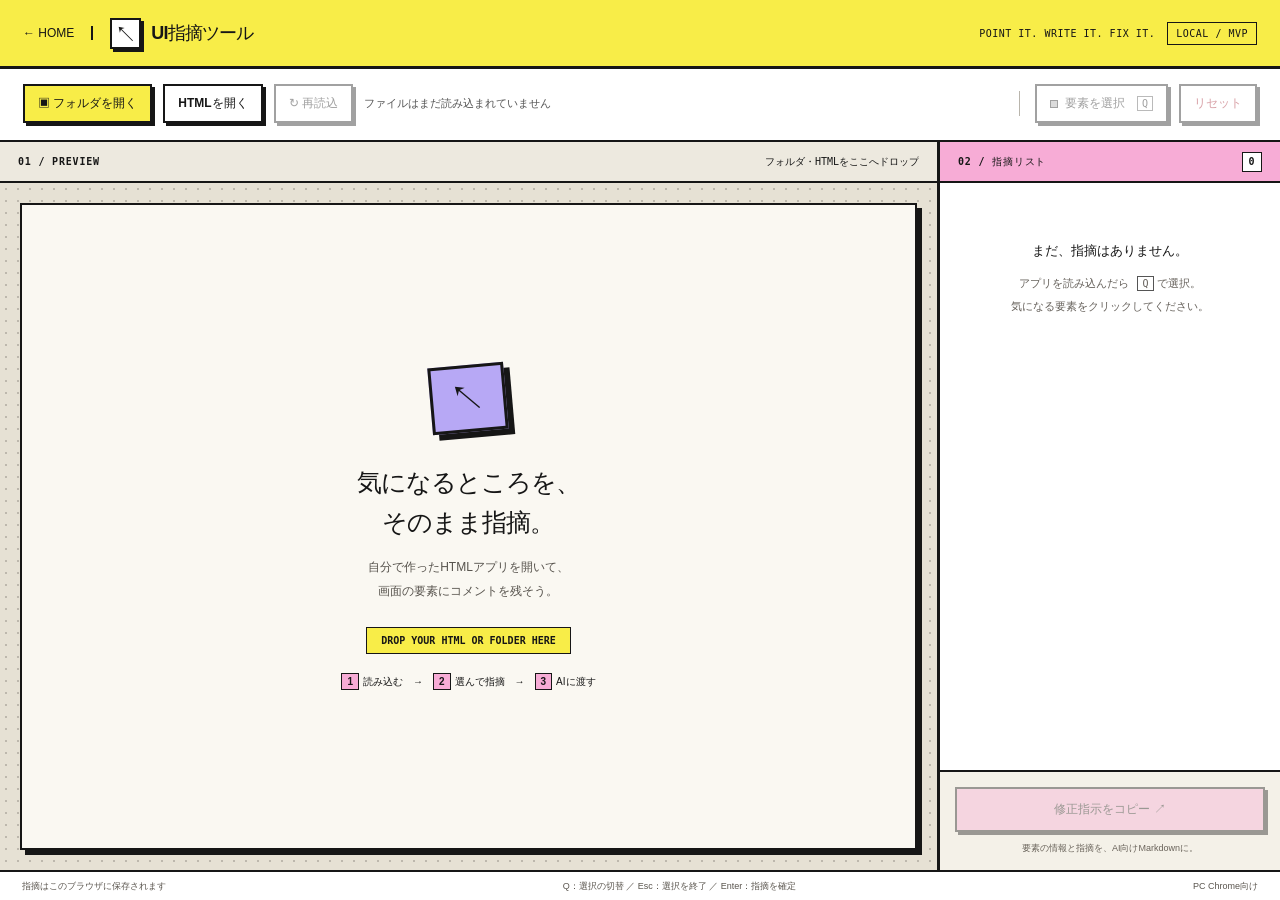
<file: apps/ui-review-tool/index.html>
<!doctype html>
<html lang="ja"><head><meta charset="utf-8"><meta name="viewport" content="width=device-width,initial-scale=1"><title>UI指摘ツール | WEB-APPLI</title><style>

:root{--ink:#161616;--paper:#f4f1e8;--yellow:#f8ed48;--pink:#f7acd6;--purple:#b7a8f5;--red:#dc343c;--line:2px solid #161616;font-family:-apple-system,BlinkMacSystemFont,"Segoe UI","Hiragino Kaku Gothic ProN",Meiryo,sans-serif;color:var(--ink);background:var(--paper);font-synthesis:none}*{box-sizing:border-box}body{margin:0;height:100vh;height:100dvh;display:flex;flex-direction:column;overflow:hidden}button,input,select,textarea{font:inherit}button{border:var(--line);background:white;color:var(--ink);padding:9px 13px;font-size:12px;font-weight:650;cursor:pointer;box-shadow:3px 3px 0 var(--ink)}button:hover:not(:disabled){transform:translate(-1px,-1px);box-shadow:4px 4px 0 var(--ink)}button:active:not(:disabled){transform:translate(2px,2px);box-shadow:1px 1px 0 var(--ink)}button:disabled{opacity:.4;cursor:not-allowed}button:focus-visible,a:focus-visible,input:focus-visible,textarea:focus-visible,select:focus-visible,summary:focus-visible{outline:3px solid #6046d7;outline-offset:4px}button.primary{background:var(--yellow)}button.pink{background:var(--pink)}button.danger{color:#a01725}a{color:inherit}[hidden]{display:none!important}.topbar{min-height:69px;display:flex;align-items:center;gap:17px;border-bottom:3px solid var(--ink);padding:13px 23px;background:var(--yellow)}.home-link{text-decoration:none;font-size:12px;border-right:2px solid var(--ink);padding-right:17px;white-space:nowrap}.logo{display:flex;gap:10px;align-items:center;font-size:18px;font-weight:900;letter-spacing:-.045em;white-space:nowrap}.logo-mark{display:inline-grid;place-items:center;background:white;border:2px solid var(--ink);width:31px;height:31px;box-shadow:3px 3px var(--ink);font-size:22px}.top-meta{margin-left:auto;display:flex;gap:12px;align-items:center;font:10px monospace;letter-spacing:.05em}.version{border:1px solid var(--ink);padding:5px 8px}.toolbar{display:flex;align-items:center;gap:11px;padding:15px 23px 17px;border-bottom:var(--line);background:#fff;flex-wrap:wrap}.toolbar button{white-space:nowrap}.separator{height:25px;width:1px;background:#b9b5ac;margin:0 4px}.source-name{max-width:290px;overflow:hidden;text-overflow:ellipsis;white-space:nowrap;font-size:11px;color:#555;margin-right:auto}.mode-label{display:flex;align-items:center;gap:7px}.mode-dot{width:8px;height:8px;background:#a8a8a8;border:1px solid var(--ink)}[aria-pressed=true] .mode-dot{background:#e03542}#selectMode[aria-pressed=true]{background:var(--purple)}kbd{font:10px monospace;border:1px solid #555;background:white;padding:1px 4px;margin-left:5px}.workspace{flex:1;min-height:0;display:grid;grid-template-columns:minmax(0,1fr) 340px;gap:0}.preview{display:flex;flex-direction:column;min-width:0;min-height:0;border-right:3px solid var(--ink)}.panel-heading{height:41px;display:flex;align-items:center;justify-content:space-between;gap:10px;padding:0 18px;border-bottom:var(--line);font:700 10px monospace;letter-spacing:.08em;background:#ede9df}.preview-status{font-family:inherit;font-size:10px;letter-spacing:0;font-weight:400;overflow:hidden;white-space:nowrap;text-overflow:ellipsis}.stage{position:relative;flex:1;min-height:0;padding:20px;background-color:#e6e1d4;background-image:radial-gradient(#bdb8ad .8px,transparent .8px);background-size:12px 12px;display:flex;align-items:stretch}.frame-wrap{position:relative;min-width:0;min-height:0;flex:1;background:white;border:2px solid var(--ink);box-shadow:5px 5px var(--ink);overflow:hidden}iframe{display:block;border:0;width:100%;height:100%;background:white}.glass{position:absolute;inset:0;z-index:20;cursor:crosshair}.overlay{position:absolute;inset:0;z-index:30;pointer-events:none;overflow:hidden}.marker{position:absolute;border:2px solid var(--red);pointer-events:none}.marker.active{border-width:3px;box-shadow:0 0 0 1px white}.badge{position:absolute;pointer-events:auto;padding:1px 5px;min-width:22px;height:22px;left:-2px;top:-2px;background:var(--red);color:white;border:1px solid white;box-shadow:1px 1px 0 #161616;font:800 11px/18px monospace;cursor:pointer}.hover-box{position:absolute;border:2px solid #2484ea;background:#2484ea22;pointer-events:none}.hover-label{position:absolute;background:#1c5a99;color:#fff;padding:5px 8px;font:10px monospace;max-width:90%;white-space:nowrap;overflow:hidden;text-overflow:ellipsis}.blank{position:absolute;inset:0;display:grid;place-items:center;background:#faf8f2;z-index:5}.blank-content{max-width:440px;padding:25px;text-align:center}.blank-icon{width:76px;height:67px;display:grid;place-items:center;margin:0 auto 30px;background:var(--purple);border:3px solid var(--ink);box-shadow:6px 6px var(--ink);font-size:36px;font-weight:800;transform:rotate(-5deg)}.blank h1{font-size:25px;line-height:1.6;letter-spacing:-.04em;margin:0 0 13px}.blank p{font-size:12px;line-height:2;color:#57534d;margin:0}.drop-label{display:inline-block;border:1px solid var(--ink);background:var(--yellow);padding:7px 14px;margin-top:24px;font:700 10px monospace}.steps{display:flex;align-items:center;justify-content:center;flex-wrap:wrap;gap:10px;margin-top:21px;font-size:10px}.steps b{background:var(--pink);border:1px solid var(--ink);padding:2px 5px;margin-right:4px}.sidebar{display:flex;flex-direction:column;min-height:0;background:#fff}.sidebar .panel-heading{background:var(--pink);height:41px;flex-shrink:0}.count{display:inline-grid;place-items:center;min-width:20px;height:20px;border:1px solid var(--ink);background:#fff;font:700 10px monospace}.list{overflow:auto;flex:1;min-height:0;padding:14px;scroll-behavior:smooth}.list-empty{padding:40px 18px;text-align:center;color:#66615b;font-size:11px;line-height:2.1}.list-empty strong{display:block;font-size:13px;color:var(--ink);margin-bottom:8px}.annotation{border:2px solid var(--ink);margin-bottom:13px;background:white;box-shadow:3px 3px var(--ink)}.annotation.active{background:#fffdeb;border-color:#161616}.ann-top{display:flex;align-items:center;gap:8px;padding:10px 10px 8px;cursor:pointer}.ann-num{font:800 11px monospace;background:var(--red);color:white;padding:4px 6px;border:1px solid var(--ink)}.ann-label{font:10px monospace;flex:1;min-width:0;overflow:hidden;white-space:nowrap;text-overflow:ellipsis}.delete{font:15px monospace;border:0;box-shadow:none;padding:2px 5px;background:transparent;color:#8b2633}.delete:hover:not(:disabled){box-shadow:none;transform:none;background:#f7d4d4}.ann-state{font-size:9px;color:#9d3038;padding:0 10px 7px}.ann-input{display:block;width:calc(100% - 20px);margin:0 10px 10px;padding:9px;border:1px solid #a5a098;background:#fff;font-size:12px;line-height:1.8;resize:vertical;min-height:72px}.ann-hint{font-size:9px;color:#777168;margin:-4px 10px 9px}.side-footer{border-top:var(--line);padding:15px;background:var(--paper)}.side-footer button{width:100%;padding:12px 8px}.side-footer p{font-size:9px;text-align:center;color:#686259;margin:10px 0 0}.bottom-bar{min-height:30px;border-top:var(--line);display:flex;align-items:center;gap:20px;justify-content:space-between;padding:7px 22px;font-size:9px;color:#5a554e;background:#fff}.warning{background:#fff0ca;padding:9px 18px;border-bottom:1px solid #d5b65e;font-size:11px;line-height:1.7;max-height:110px;overflow:auto}.warning summary{cursor:pointer;font-weight:700}.warning ul{margin:6px 0 0;padding-left:18px}.toast{position:fixed;bottom:44px;left:50%;transform:translateX(-50%);z-index:100;background:var(--ink);color:white;max-width:min(750px,90vw);padding:13px 20px;font-size:12px;line-height:1.7;border:2px solid var(--ink);box-shadow:4px 4px var(--purple)}.toast button{font-size:10px;margin-left:14px;padding:4px 8px;background:var(--yellow);box-shadow:none}.drop-target{position:fixed;inset:0;background:#b7a8f5e8;z-index:90;border:8px dashed var(--ink);display:grid;place-items:center;font-size:26px;font-weight:800;pointer-events:none}.resume{padding:10px 23px;background:var(--purple);border-bottom:var(--line);display:flex;align-items:center;gap:15px;font-size:12px}.resume button{font-size:11px}dialog{border:3px solid var(--ink);box-shadow:9px 9px var(--ink);background:var(--paper);padding:30px;max-width:560px;width:calc(100% - 50px)}dialog::backdrop{background:#16161665}dialog h2{font-size:20px;margin:0 0 10px}dialog p{font-size:12px;line-height:1.9}dialog select{display:block;width:100%;padding:12px;border:2px solid var(--ink);background:#fff;margin:20px 0}dialog .actions{display:flex;justify-content:flex-end;gap:12px}dialog textarea{width:100%;height:240px;border:2px solid var(--ink);font:11px/1.8 monospace;padding:12px}details.help{font-size:10px}details.help summary{cursor:pointer}.flash{animation:flash .3s steps(2,end) 4}@keyframes flash{50%{opacity:.1}}@media(max-width:1050px){.top-meta>span:first-child{display:none}.workspace{grid-template-columns:minmax(0,1fr) 290px}.toolbar{padding:12px 16px;gap:9px}.source-name{max-width:180px}.toolbar button{font-size:11px;padding:8px 10px}.topbar{padding:12px 16px}.stage{padding:12px}}@media(max-width:700px){body{height:auto;min-height:100dvh;overflow:auto}.topbar{flex-wrap:wrap;gap:10px}.logo{font-size:16px}.top-meta{display:none}.toolbar{position:sticky;top:0;z-index:40}.source-name{order:10;width:100%;max-width:none}.workspace{display:flex;flex-direction:column;flex:none}.preview{border-right:0;border-bottom:3px solid var(--ink);height:60vh;min-height:350px}.sidebar{min-height:380px}.list{max-height:500px}.bottom-bar{flex-wrap:wrap;gap:6px;font-size:8px}.blank h1{font-size:20px}.blank-icon{margin-bottom:18px}.separator{display:none}.home-link{font-size:11px}.toast{bottom:15px;width:90vw}.stage{padding:10px}}

</style></head><body>

<header class="topbar"><a class="home-link" href="../../index.html">← HOME</a><div class="logo"><span class="logo-mark" aria-hidden="true">↖</span>UI指摘ツール</div><div class="top-meta"><span>POINT IT. WRITE IT. FIX IT.</span><span class="version">LOCAL / MVP</span></div></header>
<div class="toolbar"><button id="openDir" class="primary" type="button">▣ フォルダを開く</button><button id="openFile" type="button">HTMLを開く</button><button id="reload" type="button" disabled>↻ 再読込</button><span class="source-name" id="sourceName">ファイルはまだ読み込まれていません</span><span class="separator"></span><button id="selectMode" class="mode-label" type="button" aria-pressed="false" disabled><span class="mode-dot"></span><span id="modeText">要素を選択</span><kbd>Q</kbd></button><button id="reset" class="danger" type="button" disabled>リセット</button></div>
<div id="resume" class="resume" hidden><span id="resumeText"></span><button id="resumeOpen" type="button">前回の対象を開く</button></div>
<details id="warnings" class="warning" hidden><summary id="warningSummary">読み込み時の注意</summary><ul id="warningList"></ul></details>
<div class="workspace"><section class="preview" aria-label="対象アプリのプレビュー"><div class="panel-heading"><span>01 / PREVIEW</span><span id="previewStatus" class="preview-status">フォルダ・HTMLをここへドロップ</span></div><div class="stage"><div id="frameWrap" class="frame-wrap"><iframe id="frame" title="読み込んだアプリのプレビュー" srcdoc="<!doctype html><html lang='ja'><title>プレビュー</title></html>"></iframe><div id="glass" class="glass" hidden aria-hidden="true"></div><div id="overlay" class="overlay"><div id="hoverBox" class="hover-box" hidden></div><div id="hoverLabel" class="hover-label" hidden></div></div><div id="blank" class="blank"><div class="blank-content"><div class="blank-icon" aria-hidden="true">↖</div><h1>気になるところを、<br>そのまま指摘。</h1><p>自分で作ったHTMLアプリを開いて、<br>画面の要素にコメントを残そう。</p><div class="drop-label">DROP YOUR HTML OR FOLDER HERE</div><div class="steps"><span><b>1</b>読み込む</span><span>→</span><span><b>2</b>選んで指摘</span><span>→</span><span><b>3</b>AIに渡す</span></div></div></div></div></div></section>
<aside class="sidebar" aria-labelledby="listTitle"><div class="panel-heading"><span id="listTitle">02 / 指摘リスト</span><span id="annCount" class="count">0</span></div><div id="list" class="list"><div class="list-empty"><strong>まだ、指摘はありません。</strong>アプリを読み込んだら <kbd>Q</kbd> で選択。<br>気になる要素をクリックしてください。</div></div><div class="side-footer"><button id="copy" class="pink" type="button" disabled>修正指示をコピー ↗</button><p>要素の情報と指摘を、AI向けMarkdownに。</p></div></aside></div>
<footer class="bottom-bar"><span id="saveStatus" role="status">指摘はこのブラウザに保存されます</span><span>Q：選択の切替 ／ Esc：選択を終了 ／ Enter：指摘を確定</span><span>PC Chrome向け</span></footer>
<input id="dirInput" type="file" webkitdirectory multiple hidden><input id="fileInput" type="file" accept=".html,.htm,text/html" hidden>
<div id="toast" class="toast" role="status" hidden></div><div id="dropTarget" class="drop-target" hidden>ここにドロップ ↙</div>
<dialog id="htmlDialog"><h2>表示するHTMLを選ぶ</h2><p>フォルダに複数のHTMLが見つかりました。</p><form method="dialog"><label for="htmlChoice">対象ファイル</label><select id="htmlChoice"></select><div class="actions"><button value="cancel">キャンセル</button><button value="open" class="primary">このHTMLを開く ↗</button></div></form></dialog>
<dialog id="exportDialog"><h2>修正指示のMarkdown</h2><p>自動コピーが使えない場合は、下の内容を選択してコピーしてください。</p><textarea id="exportText" aria-label="修正指示のMarkdown" readonly></textarea><form method="dialog" class="actions"><button value="close" class="primary">閉じる</button></form></dialog>

<script>

'use strict';
(function () {
const $ = id => document.getElementById(id);
const frame = $('frame'), wrap = $('frameWrap'), overlay = $('overlay'), glass = $('glass');
const SKIP = new Set(['node_modules','.git','.codex','.claude','.agents','.DS_Store']);
const MIME = {html:'text/html',htm:'text/html',css:'text/css',js:'text/javascript',json:'application/json',svg:'image/svg+xml',png:'image/png',jpg:'image/jpeg',jpeg:'image/jpeg',gif:'image/gif',webp:'image/webp',ico:'image/x-icon',woff:'font/woff',woff2:'font/woff2',txt:'text/plain',mp4:'video/mp4',mp3:'audio/mpeg',pdf:'application/pdf'};
const state = {v:1,source:null,htmlPath:'',nextId:1,annotations:[]};
let vfs = new Map(), urls = [], blobCache = new Map(), warnings = new Set();
let mode = false, activeId = null, hovered = null, loaded = false, busy = false, renderToken = 0;
let frameWindow = null, restoreScroll = {x:0,y:0}, db = null, saveTimer, saveQueue = Promise.resolve();
let toastTimer, undo = null, undoTimer, loopCount = 0, dirFallback = false, fileFallback = false;
let markers = new Map(), pendingOpen = null;
function el(tag, cls, text) { const n=document.createElement(tag); if(cls)n.className=cls; if(text!==undefined)n.textContent=text; return n; }
function toast(message, action) {
 clearTimeout(toastTimer); const box=$('toast');box.replaceChildren(document.createTextNode(message));box.hidden=false;
 if(action){const b=el('button','',action.label);b.type='button';b.onclick=()=>{action.run();box.hidden=true;};box.append(b);}
 toastTimer=setTimeout(()=>box.hidden=true,action?6000:5000);
}
function warn(message) { warnings.add(message); updateWarnings(); }
function updateWarnings() {
 $('warnings').hidden=warnings.size===0;$('warningSummary').textContent='読み込み時の注意（'+warnings.size+'件）';
 $('warningList').replaceChildren(...[...warnings].map(w=>el('li','',w)));
}
function editable(target) { return !!target && (target.isContentEditable || /^(INPUT|TEXTAREA|SELECT)$/.test(target.tagName) || !!target.closest?.('[contenteditable="true"]')); }
function modalOpen() { return !!document.querySelector('dialog[open]'); }
function snapshotState(includeHandle=true) {
 return {v:1,source:state.source?{kind:state.source.kind,name:state.source.name,handle:includeHandle?(state.source.handle||null):null}:null,
 htmlPath:state.htmlPath,nextId:state.nextId,annotations:state.annotations.map(a=>({id:a.id,comment:a.comment,snap:{...a.snap}}))};
}
function openDb() {
 return new Promise((resolve,reject)=>{
  if(!globalThis.indexedDB){reject(new Error('IndexedDBが利用できません。'));return;}
  const r=indexedDB.open('ui-review-tool',1);
  r.onupgradeneeded=()=>r.result.createObjectStore('kv');
  r.onsuccess=()=>resolve(r.result);r.onerror=()=>reject(r.error);
 });
}
function dbWrite(value) {
 return new Promise((resolve,reject)=>{
  let tx;try{tx=db.transaction('kv','readwrite');tx.objectStore('kv').put(value,'state');}catch(e){reject(e);return;}
  tx.oncomplete=resolve;tx.onerror=()=>reject(tx.error);tx.onabort=()=>reject(tx.error||new Error('保存が中断されました。'));
 });
}
function saveNow() {
 clearTimeout(saveTimer);if(!db)return Promise.resolve();
 const value=snapshotState();
 saveQueue=saveQueue.then(async()=>{
  try { await dbWrite(value);$('saveStatus').textContent='保存済み · このブラウザのIndexedDB'; }
  catch(e){
   if(value.source?.handle){
    value.source.handle=null;
    try{await dbWrite(value);$('saveStatus').textContent='指摘は保存済み · ファイル参照は保存できませんでした';toast('指摘のみ保存しました。次回は同じ対象を開き直してください。');return;}catch(_){}
   }
   $('saveStatus').textContent='保存に失敗 · この画面を閉じる前に修正指示をコピーしてください';toast('保存できませんでした。修正指示をコピーして退避してください。');
  }
 });return saveQueue;
}
function persist() { $('saveStatus').textContent='保存中…';clearTimeout(saveTimer);saveTimer=setTimeout(saveNow,250); }
function normalizePath(value) {
 const parts=[];for(const p of value.replace(/\\/g,'/').split('/')){if(!p||p==='.')continue;if(p==='..'){if(!parts.length)return null;parts.pop();}else parts.push(p);}return parts.join('/');
}
function localRef(ref, base) {
 if(!ref || /^(?:[a-z][a-z0-9+.-]*:|\/\/|#)/i.test(ref))return null;
 const clean=ref.split(/[?#]/)[0];let decoded;try{decoded=decodeURIComponent(clean);}catch(_){decoded=clean;}
 const path=normalizePath((decoded.startsWith('/')?'':base.split('/').slice(0,-1).join('/')+'/')+decoded);
 if(path===null)return null;return {path,suffix:ref.slice(clean.length)};
}
function fileMime(name,file) {return file.type||MIME[name.split('.').pop().toLowerCase()]||'application/octet-stream';}
async function getFile(name) {const entry=vfs.get(name);if(!entry){warn('参照ファイルが見つかりません: '+name);return null;}return entry.getFile?entry.getFile():entry;}
async function replaceAsync(text, regex, replacer) {
 const matches=[...text.matchAll(regex)];const values=await Promise.all(matches.map(replacer));
 for(let i=matches.length-1;i>=0;i--){const m=matches[i];text=text.slice(0,m.index)+values[i]+text.slice(m.index+m[0].length);}return text;
}
async function rewriteCss(text,base,stack=[]) {
 text=await replaceAsync(text,/@import\s+(["'])([^"']+)\1\s*([^;]*);/gi,async m=>{
  const ref=localRef(m[2],base);if(!ref)return m[0];const url=await blobFor(ref.path,stack);return '@import url("'+url+'") '+m[3]+';';
 });
 return replaceAsync(text,/url\(\s*(?:(["'])(.*?)\1|([^)]*))\s*\)/gi,async m=>{
  const value=(m[2]===undefined?m[3]:m[2]).trim(),ref=localRef(value,base);if(!ref)return m[0];
  return 'url("'+await blobFor(ref.path,stack)+ref.suffix+'")';
 });
}
async function blobFor(name,stack=[]) {
 if(stack.includes(name)){warn('循環するCSS参照を省略しました: '+name);return 'data:text/css,';}
 if(blobCache.has(name))return blobCache.get(name);
 const job=(async()=>{
  const file=await getFile(name);if(!file)return 'data:application/octet-stream,';
  let content=file;
  if(/\.css$/i.test(name))content=await rewriteCss(await file.text(),name,[...stack,name]);
  const url=URL.createObjectURL(new Blob([content],{type:fileMime(name,file)}));urls.push(url);return url;
 })();blobCache.set(name,job);return job;
}
async function rewriteRef(value,base) {const r=localRef(value,base);return r?(await blobFor(r.path))+r.suffix:value;}
async function rewriteSrcset(value,base) {
 if(/data:/i.test(value)){warn('data URLを含むsrcsetはそのまま表示します。');return value;}
 return (await Promise.all(value.split(',').map(async part=>{const m=part.trim().match(/^(\S+)(.*)$/);return m?(await rewriteRef(m[1],base))+m[2]:part;}))).join(', ');
}
function markLines(doc,source) {
 const queues=new Map();const re=/<!--[\s\S]*?-->|<(script|style|textarea|title)\b[^>]*>[\s\S]*?<\/\1\s*>|<([a-z][\w:-]*)\b[^>]*>/gi;
 let match;
 while((match=re.exec(source))){if(match[0].startsWith('<!--'))continue;const tag=(match[1]||match[2]).toLowerCase();const line=source.slice(0,match.index).split('\n').length;if(!queues.has(tag))queues.set(tag,[]);queues.get(tag).push(line);}
 for(const node of doc.querySelectorAll('*')){const q=queues.get(node.localName);if(q?.length)node.setAttribute('data-uir-l',String(q.shift()));}
}
function previewShim() {
 const bridge=parent.__UIR;
 const base=bridge.htmlPath;
 const originalFetch=window.fetch.bind(window);
 window.fetch=async function(input,init){
  if(typeof input==='string' || input instanceof URL){const value=String(input);const url=await bridge.resource(value,base);return originalFetch(url,init);}
  return originalFetch(input,init);
 };
 const attributes={IMG:['src','srcset'],VIDEO:['src','poster'],AUDIO:['src'],SOURCE:['src','srcset'],LINK:['href'],USE:['href','xlink:href'],IMAGE:['href','xlink:href'],INPUT:['src']};
 const busy=new WeakSet();
 async function rewriteNode(node){
  if(node.nodeType!==1||busy.has(node))return;
  const attrs=attributes[node.tagName];if(attrs){
   busy.add(node);
   try{for(const name of attrs){const old=node.getAttribute(name);if(!old)continue;const value=name==='srcset'?await bridge.srcset(old,base):await bridge.resource(old,base);if(value!==old&&node.getAttribute(name)===old)node.setAttribute(name,value);}}finally{busy.delete(node);}
  }
  if(node.tagName==='SCRIPT' && node.getAttribute('src') && !/^(?:blob:|data:|https?:)/.test(node.getAttribute('src')))bridge.warn('動的な相対scriptは未対応です: '+node.getAttribute('src'));
 }
 const observer=new MutationObserver(records=>{for(const r of records){if(r.type==='attributes')rewriteNode(r.target);for(const n of r.addedNodes){rewriteNode(n);if(n.querySelectorAll)for(const child of n.querySelectorAll('*'))rewriteNode(child);}}});
 observer.observe(document,{subtree:true,childList:true,attributes:true,attributeFilter:['src','srcset','poster','href','xlink:href']});
 document.addEventListener('keydown',event=>bridge.key(event),true);
 document.addEventListener('click',event=>{
  const a=event.target.closest?.('a[href]');
  if(a && !a.getAttribute('href').startsWith('#')){event.preventDefault();bridge.toast('別ページへの移動は停止しました。フォルダを開き、対象のHTMLを選んでください。');}
 },true);
 document.addEventListener('submit',event=>{event.preventDefault();bridge.toast('プレビュー内のフォーム送信は停止しました。');},true);
 document.addEventListener('dragover',event=>event.preventDefault(),true);
 document.addEventListener('drop',event=>{event.preventDefault();bridge.drop(event);},true);
}
async function buildHtml(source) {
 const doc=new DOMParser().parseFromString(source,'text/html');markLines(doc,source);
 for(const node of doc.querySelectorAll('meta[http-equiv]'))if(node.getAttribute('http-equiv').toLowerCase()==='content-security-policy')node.remove();
 for(const node of doc.querySelectorAll('base')){node.remove();warn('base要素はプレビューで除外しました。相対参照は対象HTMLを基準にします。');}
 for(const node of doc.querySelectorAll('script[type="module"]'))warn('ESモジュールの相対importは未対応です。');
 for(const node of doc.querySelectorAll('*')){
  if(node.hasAttribute('style'))node.setAttribute('style',await rewriteCss(node.getAttribute('style'),state.htmlPath));
  if(node.tagName==='STYLE')node.textContent=await rewriteCss(node.textContent,state.htmlPath);
  for(const name of ['src','poster'])if(node.hasAttribute(name))node.setAttribute(name,await rewriteRef(node.getAttribute(name),state.htmlPath));
  if(node.hasAttribute('srcset'))node.setAttribute('srcset',await rewriteSrcset(node.getAttribute('srcset'),state.htmlPath));
  if(node.tagName==='LINK' && node.hasAttribute('href'))node.setAttribute('href',await rewriteRef(node.getAttribute('href'),state.htmlPath));
  if(['use','image'].includes(node.localName))for(const attr of ['href','xlink:href'])if(node.hasAttribute(attr))node.setAttribute(attr,await rewriteRef(node.getAttribute(attr),state.htmlPath));
 }
 const shim=doc.createElement('script');shim.setAttribute('data-uir-shim','');shim.textContent='('+previewShim.toString()+')();';doc.head.prepend(shim);
 return '<!doctype html>\n'+doc.documentElement.outerHTML;
}
async function collectDir(handle,prefix='',map=new Map()){
 for await(const [name,entry] of handle.entries()){if(SKIP.has(name))continue;const p=prefix+name;if(entry.kind==='directory')await collectDir(entry,p+'/',map);else map.set(p,entry);}return map;
}
function sourceFiles(files){const map=new Map();const root=files[0]?.webkitRelativePath?.split('/')[0];for(const file of files){let p=file.webkitRelativePath||file.name;if(root&&p.startsWith(root+'/'))p=p.slice(root.length+1);if(p.split('/').some(x=>SKIP.has(x)))continue;const clean=normalizePath(p);if(clean)map.set(clean,file);}return {kind:root?'files':'file',name:root||files[0]?.name||'フォルダ',files:map,handle:null};}
async function sourceMap(source){return source.kind==='dir'?collectDir(source.handle):(source.handle?new Map([[source.name,source.handle]]):new Map(source.files||[]));}
async function sameRoot(a,b) {
 if(!a||!b)return false;
 if(a.handle&&b.handle){try{return await a.handle.isSameEntry(b.handle);}catch(_){return false;}}
 return (a.kind==='file')===(b.kind==='file') && a.name===b.name;
}
function chooseHtml(paths) {
 if(paths.length===1)return Promise.resolve(paths[0]);
 return new Promise(resolve=>{
 const dialog=$('htmlDialog'),choice=$('htmlChoice');choice.replaceChildren(...paths.map(p=>{const n=el('option','',p);n.value=p;return n;}));choice.value=paths.includes(state.htmlPath)?state.htmlPath:(paths.includes('index.html')?'index.html':paths[0]);
 dialog.addEventListener('close',()=>resolve(dialog.returnValue==='open'?choice.value:null),{once:true});dialog.showModal();
 });
}
async function openSource(source,requestedPath,options={}){
 if(busy){toast('読み込み中です。少しお待ちください。');return;}
 busy=true;setMode(false);updateUI();
 try{
  const files=await sourceMap(source);
  const paths=[...files.keys()].filter(p=>/\.html?$/i.test(p)).sort((a,b)=>(a==='index.html'?-1:b==='index.html'?1:a.localeCompare(b)));
  if(!paths.length)throw new Error('HTMLファイルが見つかりません。');
  const selected=requestedPath&&files.has(requestedPath)?requestedPath:await chooseHtml(paths);
  if(!selected)return;
  const same=await sameRoot(state.source,source) && state.htmlPath===selected;
  if(state.annotations.length&&!same&&!options.restore && !confirm('別の対象を開くと現在の指摘が削除されます。よろしいですか？'))return;
  const entry=files.get(selected),file=entry.getFile?await entry.getFile():entry,text=await file.text();
  const previous={source:state.source,htmlPath:state.htmlPath,vfs,urls,cache:blobCache,warnings};
  vfs=files;urls=[];blobCache=new Map();warnings=new Set();state.source=source;state.htmlPath=selected;
  let html;
  try{html=await buildHtml(text);}
  catch(error){for(const u of urls)URL.revokeObjectURL(u);state.source=previous.source;state.htmlPath=previous.htmlPath;vfs=previous.vfs;urls=previous.urls;blobCache=previous.cache;warnings=previous.warnings;updateWarnings();throw error;}
  if(!same&&!options.restore){state.annotations=[];state.nextId=1;activeId=null;undo=null;clearTimeout(undoTimer);}
  restoreScroll=options.scroll||{x:0,y:0};
  for(const a of state.annotations){a.el=null;a.vis='pending';}
  const token=++renderToken;
  frame.onload=()=>{
   if(token!==renderToken)return;
   frameWindow=frame.contentWindow;loaded=true;
   try{frameWindow.scrollTo(restoreScroll.x,restoreScroll.y);}catch(_){}
   for(const a of state.annotations)resolveAnn(a);renderList();updateUI();updateWarnings();
   for(const u of previous.urls)URL.revokeObjectURL(u);
  };
  frame.srcdoc=html;loaded=false;$('blank').hidden=true;$('resume').hidden=true;renderList();updateWarnings();persist();
  $('sourceName').textContent=source.name+' / '+selected;$('sourceName').title=$('sourceName').textContent;
  $('previewStatus').textContent='操作モード · Qで要素を選択';
 }catch(error){if(error.name!=='AbortError')toast('読み込みできませんでした：'+error.message);}
 finally{busy=false;updateUI();}
}
async function reload(){
 if(!state.source)return;
 let scroll={x:0,y:0};try{scroll={x:frame.contentWindow.scrollX,y:frame.contentWindow.scrollY};}catch(_){}
 if(!state.source.handle){toast('選択済みファイルを再表示します。編集結果を反映するには、同じ対象を開き直してください。');}
 await openSource(state.source,state.htmlPath,{restore:true,scroll});
}
async function pickDir(){
 if(window.showDirectoryPicker&&!dirFallback){try{const handle=await showDirectoryPicker({mode:'read'});await openSource({kind:'dir',name:handle.name,handle});}catch(e){if(e.name!=='AbortError'){dirFallback=true;toast('フォルダ参照を利用できません。もう一度押すとファイル選択に切り替わります。');}}}
 else{$('dirInput').value='';$('dirInput').click();}
}
async function pickFile(){
 if(window.showOpenFilePicker&&!fileFallback){try{const [handle]=await showOpenFilePicker({types:[{description:'HTML',accept:{'text/html':['.html','.htm']}}],multiple:false});await openSource({kind:'file',name:handle.name,handle});}catch(e){if(e.name!=='AbortError'){fileFallback=true;toast('ファイル参照を利用できません。もう一度押すとファイル選択に切り替わります。');}}}
 else{$('fileInput').value='';$('fileInput').click();}
}
async function entryFiles(entry,prefix='',map=new Map()){
 if(SKIP.has(entry.name))return map;
 if(entry.isFile){const file=await new Promise((ok,no)=>entry.file(ok,no));map.set(prefix+entry.name,file);}
 else if(entry.isDirectory){const reader=entry.createReader();while(true){const batch=await new Promise((ok,no)=>reader.readEntries(ok,no));if(!batch.length)break;for(const child of batch)await entryFiles(child,prefix+(prefix?entry.name+'/':''),map);}}
 return map;
}
async function handleDrop(event){
 event.preventDefault();$('dropTarget').hidden=true;
 const items=[...(event.dataTransfer?.items||[])].filter(i=>i.kind==='file');
 // Request handles/entries while the drag data store is still readable.
 const requests=items.map(i=>({handle:i.getAsFileSystemHandle?i.getAsFileSystemHandle().catch(()=>null):Promise.resolve(null),entry:i.webkitGetAsEntry?.(),file:i.getAsFile()}));
 try{
  if(!requests.length)return;
  const first=await requests[0].handle;
  if(first){if(first.kind==='directory')await openSource({kind:'dir',name:first.name,handle:first});else if(/\.html?$/i.test(first.name))await openSource({kind:'file',name:first.name,handle:first});else toast('HTMLファイルまたはフォルダをドロップしてください。');return;}
  const entry=requests[0].entry;
  if(entry?.isDirectory){
   const map=new Map(),reader=entry.createReader();
   while(true){const batch=await new Promise((ok,no)=>reader.readEntries(ok,no));if(!batch.length)break;for(const child of batch)await readEntry(child,'',map);}
   await openSource({kind:'files',name:entry.name,files:map,handle:null});
  }else{const files=requests.map(r=>r.file).filter(Boolean);if(files.length)await openSource(sourceFiles(files));}
 }catch(error){toast('ドロップした対象を読み込めません：'+error.message);}
}
async function readEntry(entry,prefix,map){
 if(SKIP.has(entry.name))return;
 if(entry.isFile){map.set(prefix+entry.name,await new Promise((ok,no)=>entry.file(ok,no)));return;}
 const reader=entry.createReader();while(true){const batch=await new Promise((ok,no)=>reader.readEntries(ok,no));if(!batch.length)break;for(const child of batch)await readEntry(child,prefix+entry.name+'/',map);}
}

function textOf(n){return (n.innerText||n.textContent||n.getAttribute('aria-label')||'').replace(/\s+/g,' ').trim().slice(0,240);}
function queryAll(s){try{return [...frame.contentDocument.querySelectorAll(s)];}catch(_){return [];}}
const ID_ATTRS=['id','data-testid','data-test','data-cy','data-qa','data-id','data-plan-id','data-room-id','data-action','name'];
const identityCache=new WeakMap();
function identityAttrs(n){return Object.fromEntries(ID_ATTRS.filter(k=>n.hasAttribute(k)&&n.getAttribute(k)).map(k=>[k,n.getAttribute(k)]));}
function identityHints(n){return n.getAttribute('aria-label')?{'aria-label':n.getAttribute('aria-label')}:{};}
function stableClasses(n){return [...n.classList].filter(c=>!/(?:^|[-_])(active|open|selected|focus|hover|disabled|hidden|show|visible)(?:$|[-_])/i.test(c)&&!/[a-f0-9]{7,}/i.test(c));}
function identityOf(n){
 const ancestors=[];for(let p=n.parentElement;p&&p.localName!=='html';p=p.parentElement){const attrs=identityAttrs(p),hints=identityHints(p),classes=stableClasses(p);if(Object.keys(attrs).length||Object.keys(hints).length||classes.length)ancestors.push({tag:p.localName,attrs,hints,classes});}
 return {attrs:identityAttrs(n),hints:identityHints(n),classes:stableClasses(n),ancestors};
}
function snapshotIdentity(s){
 // v1 records predate identity. Derive the root attributes and ancestor classes
 // from their existing snapshot; never migrate by describing a selector hit.
 if(identityCache.has(s))return identityCache.get(s);
 if(s.identity&&s.identity.attrs&&Array.isArray(s.identity.ancestors)){identityCache.set(s,s.identity);return s.identity;}
 const template=document.createElement('template');template.innerHTML=s.html;const n=template.content.firstElementChild;
 const ancestors=s.crumb.split(' > ').slice(0,-1).reverse().map(part=>{
  const tag=part.match(/^[\w-]+/)?.[0]||'',id=part.match(/#([^.#]+)/)?.[1],classes=[...part.matchAll(/\.([^.#]+)/g)].map(m=>m[1]);
  return {tag,attrs:id?{id}:{},classes};
 }).filter(p=>Object.keys(p.attrs).length||p.classes.length);
 const identity={attrs:n?identityAttrs(n):{},hints:n?identityHints(n):{},classes:n?stableClasses(n):[],ancestors};identityCache.set(s,identity);return identity;
}
function matchesAttrs(n,attrs){return Object.entries(attrs).every(([k,v])=>ID_ATTRS.includes(k)&&n.getAttribute(k)===v);}
function matchesHints(n,hints){return Object.entries(hints||{}).every(([k,v])=>k==='aria-label'&&n.getAttribute(k)===v);}
function matchesContext(n,ancestors){
 let p=n.parentElement;
 for(const saved of ancestors){while(p&&!(p.localName===saved.tag&&matchesAttrs(p,saved.attrs)&&(!Object.keys(saved.attrs).length?matchesHints(p,saved.hints):true)&&saved.classes.every(c=>p.classList.contains(c))))p=p.parentElement;if(!p)return false;p=p.parentElement;}
 return true;
}
function uniqueSelector(node){
 const doc=node.ownerDocument,esc=doc.defaultView.CSS.escape;
 const unique=s=>{try{return doc.querySelectorAll(s).length===1;}catch(_){return false;}};
 if(node.id&&unique('#'+esc(node.id)))return '#'+esc(node.id);
 for(const attr of [...ID_ATTRS.filter(k=>k!=='id'),'aria-label']){
  const value=node.getAttribute(attr);if(value){const s=node.localName+'['+attr+'="'+value.replace(/\\/g,'\\\\').replace(/"/g,'\\"').replace(/\n/g,'\\a ')+'"]';if(unique(s))return s;}
 }
 const parts=[];let n=node;
 while(n?.nodeType===1){
  if(n.id&&unique('#'+esc(n.id))){parts.unshift('#'+esc(n.id));break;}
  const classes=[...n.classList].filter(c=>!/(?:^|[-_])(active|open|selected|focus|hover|disabled|hidden|show|visible)(?:$|[-_])/i.test(c)&&!/[a-f0-9]{7,}/i.test(c)).slice(0,2);
  let p=n.localName+classes.map(c=>'.'+esc(c)).join('');
  const siblings=n.parentElement?[...n.parentElement.children].filter(x=>x.localName===n.localName):[];
  if(siblings.length>1)p+=':nth-of-type('+(siblings.indexOf(n)+1)+')';
  parts.unshift(p);if(unique(parts.join(' > ')))return parts.join(' > ');n=n.parentElement;
 }return parts.join(' > ');
}
function breadcrumb(n){const p=[];for(let i=0;n&&i<5;i++,n=n.parentElement)p.unshift(n.localName+(n.id?'#'+n.id:'')+[...n.classList].slice(0,2).map(c=>'.'+c).join(''));return p.join(' > ');}
function describe(n){
 const clone=n.cloneNode(true);clone.removeAttribute('data-uir-l');for(const x of clone.querySelectorAll('[data-uir-l]'))x.removeAttribute('data-uir-l');
 return {selector:uniqueSelector(n),tag:n.localName,label:n.localName+(n.id?'#'+n.id:'')+[...n.classList].slice(0,2).map(c=>'.'+c).join(''),text:textOf(n),html:clone.outerHTML.slice(0,1200),line:Number(n.getAttribute('data-uir-l'))||null,crumb:breadcrumb(n),identity:identityOf(n)};
}
function visible(n){if(!n?.isConnected||n.closest('dialog:not([open])'))return false;const s=n.ownerDocument.defaultView.getComputedStyle(n);return s.display!=='none'&&s.visibility!=='hidden'&&n.getClientRects().length>0;}
function resolveAnn(a){
 if(!loaded||!frame.contentDocument){a.el=null;a.vis='pending';return;}
 const identity=snapshotIdentity(a.snap),attrs=identity.attrs;
 const esc=frame.contentWindow.CSS.escape,queryAttrs=Object.keys(attrs).length?attrs:identity.hints||{};
 const selector=esc(a.snap.tag)+Object.entries(queryAttrs).map(([k,v])=>'['+esc(k)+'='+esc(v)+']').join('')+(!Object.keys(queryAttrs).length?(identity.classes||[]).map(c=>'.'+esc(c)).join(''):'');
 let candidates=queryAll(selector).filter(n=>matchesAttrs(n,attrs));
 // A unique ID/test/entity identifier survives label and layout edits. Shared
 // actions require the recorded ancestor context; order is never identity.
 const anchored=Object.keys(attrs).some(k=>k!=='data-action'&&k!=='name');
 if(!anchored||candidates.length!==1)candidates=candidates.filter(n=>matchesContext(n,identity.ancestors));
 if(!Object.keys(attrs).length)candidates=candidates.filter(n=>Object.keys(identity.hints||{}).length?matchesHints(n,identity.hints):textOf(n)===a.snap.text);
 const n=candidates.length===1?candidates[0]:null;
 a.el=n;a.vis=n?(visible(n)?'ok':'hidden'):candidates.length>1?'ambiguous':'missing';
}
function updateUI(){
 $('reload').disabled=!state.source||busy;$('selectMode').disabled=!loaded||busy;$('reset').disabled=!state.annotations.length;
 $('copy').disabled=!state.annotations.some(a=>a.comment.trim());$('openDir').disabled=busy;$('openFile').disabled=busy;$('annCount').textContent=String(state.annotations.length);
}
function setMode(on){
 mode=!!on&&loaded&&!busy;glass.hidden=!mode;$('selectMode').setAttribute('aria-pressed',String(mode));$('modeText').textContent=mode?'選択中':'要素を選択';
 if(!mode){hovered=null;$('hoverBox').hidden=true;$('hoverLabel').hidden=true;}
 if(loaded)$('previewStatus').textContent=mode?'選択モード · 要素をクリックして指摘':'操作モード · Qで要素を選択';
}
function onKey(e){
 if(e.isComposing||e.keyCode===229||e.ctrlKey||e.metaKey||e.altKey||e.shiftKey||modalOpen()||editable(e.target))return;
 if(e.key.toLowerCase()==='q'){e.preventDefault();e.stopImmediatePropagation();setMode(!mode);}
 else if(e.key==='Escape'&&mode){e.preventDefault();setMode(false);}
}
function activate(id,focus=false,jump=false){
 activeId=id;const a=state.annotations.find(x=>x.id===id);if(!a)return;
 for(const row of $('list').querySelectorAll('.annotation'))row.classList.toggle('active',Number(row.dataset.id)===id);
 const row=$('list').querySelector('[data-id="'+id+'"]');row?.scrollIntoView({block:'nearest'});if(focus)row?.querySelector('textarea')?.focus();
 if(jump){resolveAnn(a);if(a.vis==='ok'){a.el.scrollIntoView({block:'center',inline:'nearest'});const m=markers.get(id);if(m){m.classList.remove('flash');void m.offsetWidth;m.classList.add('flash');}}else toast(a.vis==='hidden'?'この要素は現在非表示です。':a.vis==='ambiguous'?'同じ候補が複数あり、対象を特定できません。記録時の情報を保持しています。':'この要素は現在のページに見つかりません。');}
}
function createAnn(n){
 const existing=state.annotations.find(a=>a.el===n);if(existing){activate(existing.id,true);return;}
 const a={id:state.nextId++,comment:'',snap:describe(n),el:n,vis:'ok'};state.annotations.push(a);renderList();activate(a.id,true);updateUI();
}
function discardEmpty(id){
 const i=state.annotations.findIndex(a=>a.id===id);if(i<0||state.annotations[i].comment.trim())return;
 const a=state.annotations[i];state.annotations.splice(i,1);if(a.id===state.nextId-1)state.nextId--;if(activeId===id)activeId=null;renderList();persist();
}
function removeAnn(id){
 const i=state.annotations.findIndex(a=>a.id===id);if(i<0)return;
 const [a]=state.annotations.splice(i,1);undo={ann:a,index:i,source:state.source,htmlPath:state.htmlPath};clearTimeout(undoTimer);undoTimer=setTimeout(()=>undo=null,6000);
 if(activeId===id)activeId=null;renderList();persist();
 toast('#'+id+'を削除しました。',{label:'元に戻す',run:()=>{if(!undo||undo.source!==state.source||undo.htmlPath!==state.htmlPath)return;state.annotations.splice(Math.min(undo.index,state.annotations.length),0,undo.ann);undo=null;clearTimeout(undoTimer);renderList();persist();}});
}
function statusText(a){return a.vis==='hidden'?'非表示':a.vis==='ambiguous'?'候補が複数 · 記録時の情報を保持':a.vis==='missing'?'要素なし':a.vis==='pending'?'対象の読込待ち':'';}
function renderList(){
 const list=$('list');list.replaceChildren();
 if(!state.annotations.length){const empty=el('div','list-empty');empty.append(el('strong','','まだ、指摘はありません。'),document.createTextNode('Qで選択モードにして、気になる要素をクリックしてください。'));list.append(empty);}
 for(const a of state.annotations){
  const row=el('article','annotation'+(a.id===activeId?' active':''));row.dataset.id=String(a.id);
  const top=el('div','ann-top'),num=el('span','ann-num','#'+a.id),label=el('span','ann-label',a.snap.label+(a.snap.text?'「'+a.snap.text.slice(0,24)+'」':''));
  label.title=a.snap.crumb;const del=el('button','delete','×');del.type='button';del.setAttribute('aria-label','#'+a.id+'の指摘を削除');del.onclick=e=>{e.stopPropagation();removeAnn(a.id);};
  top.append(num,label,del);top.onclick=()=>activate(a.id,false,true);
  const status=el('div','ann-state',statusText(a));status.hidden=!status.textContent;
  const input=el('textarea','ann-input');input.value=a.comment;input.placeholder='ここに指摘を書く…';input.setAttribute('aria-label','#'+a.id+'の指摘');
  input.onfocus=()=>activate(a.id);input.oninput=()=>{a.comment=input.value;persist();updateUI();};
  input.onkeydown=e=>{if(e.key==='Enter'&&!e.shiftKey&&!e.isComposing&&e.keyCode!==229){e.preventDefault();input.blur();if(a.comment.trim()){persist();toast('#'+a.id+'を確定しました。続けて要素を選べます。');}}};
  input.onblur=()=>{if(!a.comment.trim())setTimeout(()=>discardEmpty(a.id),0);else saveNow();};
  row.append(top,status,input,el('p','ann-hint','Enterで確定 / Shift+Enterで改行'));list.append(row);
 }updateUI();
}
function hoverAt(e){if(!mode||!loaded)return null;const r=frame.getBoundingClientRect();return frame.contentDocument.elementFromPoint(e.clientX-r.left,e.clientY-r.top);}
glass.addEventListener('pointermove',e=>hovered=hoverAt(e));glass.addEventListener('pointerleave',()=>hovered=null);
glass.addEventListener('click',e=>{e.preventDefault();e.stopPropagation();const n=hoverAt(e);if(n&&n.localName!=='html')createAnn(n);});
glass.addEventListener('wheel',e=>{
 e.preventDefault();let n=hoverAt(e);const d=e.deltaMode===1?16:e.deltaMode===2?frame.clientHeight:1,dy=e.deltaY*d,dx=e.deltaX*d;
 while(n&&n!==frame.contentDocument.documentElement){const s=frame.contentWindow.getComputedStyle(n);if(/auto|scroll/.test(s.overflowY)&&n.scrollHeight>n.clientHeight){const before=n.scrollTop;n.scrollTop+=dy;n.scrollLeft+=dx;if(n.scrollTop!==before)return;}n=n.parentElement;}frame.contentWindow.scrollBy(dx,dy);
},{passive:false});
function place(n){const r=n.getBoundingClientRect(),f=frame.getBoundingClientRect(),w=wrap.getBoundingClientRect();return {left:r.left+f.left-w.left-wrap.clientLeft,top:r.top+f.top-w.top-wrap.clientTop,width:r.width,height:r.height};}
function position(n,r){n.style.left=r.left+'px';n.style.top=r.top+'px';n.style.width=Math.max(0,r.width)+'px';n.style.height=Math.max(0,r.height)+'px';}
function draw(){
 try{
  loopCount++;const ids=new Set(state.annotations.map(a=>a.id));for(const [id,m] of markers)if(!ids.has(id)){m.remove();markers.delete(id);}
  for(const a of state.annotations){
   if(loopCount%15===0||(a.el&&!a.el.isConnected))resolveAnn(a);
   let m=markers.get(a.id);if(!m){m=el('div','marker');const b=el('button','badge',String(a.id));b.type='button';b.setAttribute('aria-label','#'+a.id+'の指摘を開く');b.onclick=e=>{e.stopPropagation();activate(a.id,true);};m.append(b);overlay.append(m);markers.set(a.id,m);}
   const ok=loaded&&a.el&&visible(a.el);m.hidden=!ok;if(ok){position(m,place(a.el));m.classList.toggle('active',a.id===activeId);}
   if(loopCount%15===0){const label=$('list').querySelector('[data-id="'+a.id+'"] .ann-state');if(label){label.textContent=statusText(a);label.hidden=!label.textContent;}}
  }
  if(mode&&hovered?.isConnected&&visible(hovered)){const r=place(hovered);position($('hoverBox'),r);$('hoverBox').hidden=false;const l=$('hoverLabel');l.textContent=hovered.localName+(hovered.id?'#'+hovered.id:'')+' · '+Math.round(r.width)+' × '+Math.round(r.height);l.style.left=Math.max(0,Math.min(r.left,wrap.clientWidth-220))+'px';l.style.top=Math.max(0,r.top-26)+'px';l.hidden=false;}
  else{$('hoverBox').hidden=true;$('hoverLabel').hidden=true;}
 }catch(_){}requestAnimationFrame(draw);
}
function buildExport(){
 const anns=state.annotations.filter(a=>a.comment.trim()),tick=String.fromCharCode(96),inline=t=>tick+String(t).replaceAll(tick,'ˋ').replace(/[\r\n]/g,' ')+tick;
 const lines=['# UI修正指示','','- 対象: '+state.htmlPath+'（フォルダ: '+(state.source?.name||'未読込')+'）','- 指摘: '+anns.length+'件（'+anns.map(a=>'#'+a.id).join(', ')+'）。欠番は削除済みの指摘','- 確認時の表示領域: '+frame.clientWidth+'×'+frame.clientHeight+'px','','## 対応ルール',
 '1. 指摘は番号ごとに独立している。1件ずつ対応する。',
 '2. 見出し・セレクタ・HTML抜粋・祖先は記録時の対象情報。「照合属性」も使い同じ要素か確認する。セレクタはJS実行後のDOMから取得しており、順序の変化や画面切替で別要素に一致する場合がある。動的要素は元のHTMLになくJSで生成される場合もある。セレクタだけで決めず、属性・文言・祖先を照合する。',
 '3. 要素を特定できない指摘は推測で修正しない。番号と理由を報告する。',
 '4. 指摘と無関係な箇所は変更しない。',
 '5. 完了後、番号ごとに「対応内容」と「変更したファイル」を1行で報告する。'];
 for(const a of anns){
  resolveAnn(a);const s=a.snap,current=a.el?describe(a.el):null,runs=s.html.match(/\x60+/g)||[],fence=tick.repeat(Math.max(3,...runs.map(r=>r.length+1)));
  lines.push('','---','','## #'+a.id+' '+inline(s.label)+(s.text?'「'+s.text.slice(0,60)+'」':''),'',...a.comment.split('\n').map(l=>'> '+l),'','- セレクタ: '+inline(s.selector),'- ソース位置: '+(s.line?state.htmlPath+' '+s.line+'行目付近（推定）':'HTMLソースに記述なし（JSで生成された要素の可能性）'),'- 祖先: '+inline(s.crumb));
  const identity=snapshotIdentity(s),attrs=Object.keys(identity.attrs).length?identity.attrs:identity.hints||{};if(Object.keys(attrs).length)lines.push('- 照合属性（記録時）: '+inline(JSON.stringify(attrs)));
  if(current){lines.push('- 確認時セレクタ（同一要素と照合済み）: '+inline(current.selector));if(current.text!==s.text)lines.push('- 確認時の文字: '+inline(current.text)+'（上記の見出し・HTML抜粋は記録時のもの）');}
  if(a.vis==='hidden')lines.push('- 状態: 出力時は非表示');if(a.vis==='missing'||a.vis==='pending')lines.push('- 状態: 出力時に要素が見つからない（記録時の情報を保持。別要素への置換禁止）');if(a.vis==='ambiguous')lines.push('- 状態: 候補が複数あり特定できない（記録時の情報を保持。推測で修正しない）');
  lines.push('- HTML抜粋:',fence+'html',s.html,fence);
 }return lines.join('\n')+'\n';
}
async function copyText(){
 if(!state.annotations.some(a=>a.comment.trim()))return;const text=buildExport();
 try{if(!navigator.clipboard?.writeText)throw new Error('Clipboard unavailable');await navigator.clipboard.writeText(text);toast('AI向けの修正指示をコピーしました。');}
 catch(_){$('exportText').value=text;$('exportDialog').showModal();$('exportText').select();}
}
function clearAnnotations(){
 if(!state.annotations.length||!confirm('すべての指摘を削除して番号をリセットします。よろしいですか？'))return;
 state.annotations=[];state.nextId=1;activeId=null;undo=null;clearTimeout(undoTimer);renderList();persist();toast('指摘をリセットしました。読み込んだページはそのままです。');
}
window.__UIR={get htmlPath(){return state.htmlPath;},resource:rewriteRef,srcset:rewriteSrcset,warn,toast,key:onKey,drop:handleDrop};
window.__uir={state,openSource,buildExport,saveNow,uniqueSelector,reload};
$('openDir').onclick=pickDir;$('openFile').onclick=pickFile;$('reload').onclick=reload;$('selectMode').onclick=()=>setMode(!mode);$('reset').onclick=clearAnnotations;$('copy').onclick=copyText;
$('dirInput').onchange=e=>{const f=[...e.target.files];if(f.length)openSource(sourceFiles(f));};$('fileInput').onchange=e=>{const f=[...e.target.files];if(f.length)openSource(sourceFiles(f));};
document.addEventListener('keydown',onKey,true);
let dragDepth=0;
document.addEventListener('dragenter',e=>{if(e.dataTransfer?.types.includes('Files')){e.preventDefault();dragDepth++;$('dropTarget').hidden=false;}});
document.addEventListener('dragleave',()=>{dragDepth=Math.max(0,dragDepth-1);if(!dragDepth)$('dropTarget').hidden=true;});
document.addEventListener('dragover',e=>{if(e.dataTransfer?.types.includes('Files'))e.preventDefault();});
document.addEventListener('drop',e=>{dragDepth=0;handleDrop(e);});
document.addEventListener('visibilitychange',()=>{if(document.visibilityState==='hidden')saveNow();});window.addEventListener('pagehide',saveNow);
async function init(){
 try{
  db=await openDb();const saved=await new Promise((ok,no)=>{const r=db.transaction('kv').objectStore('kv').get('state');r.onsuccess=()=>ok(r.result);r.onerror=()=>no(r.error);});
  if(saved){
   if(saved.v!==1||!Array.isArray(saved.annotations)||!Number.isSafeInteger(saved.nextId)||saved.nextId<1)throw new Error('保存形式を読み込めません。');
   const ids=new Set(),anns=saved.annotations.map(a=>{
    if(!a||!Number.isSafeInteger(a.id)||a.id<1||ids.has(a.id)||typeof a.comment!=='string'||!a.snap||!['selector','tag','label','text','html','crumb'].every(k=>typeof a.snap[k]==='string'))throw new Error('保存された指摘が不正です。');
    ids.add(a.id);return {...a,el:null,vis:'pending'};
   });
   state.annotations=anns.filter(a=>a.comment.trim());state.nextId=Math.max(saved.nextId,...anns.map(a=>a.id+1));state.htmlPath=typeof saved.htmlPath==='string'?saved.htmlPath:'';state.source=saved.source&&typeof saved.source.name==='string'?saved.source:null;renderList();
   if(state.source){
    const s=state.source;$('resumeText').textContent='前回の対象：'+s.name+' / '+state.htmlPath;$('resume').hidden=false;
    if(s.handle){let p;try{p=await s.handle.queryPermission({mode:'read'});}catch(_){}
     if(p==='granted')await openSource(s,state.htmlPath,{restore:true});
     else $('resumeOpen').onclick=async()=>{try{if(await s.handle.requestPermission({mode:'read'})==='granted')await openSource(s,state.htmlPath,{restore:true});else toast('許可されませんでした。指摘は保持しています。');}catch(_){toast('同じ対象を「フォルダを開く」または「HTMLを開く」から選び直してください。');}};
    }else{$('resumeOpen').textContent='同じ対象を選び直す';$('resumeOpen').onclick=()=>s.kind==='file'?pickFile():pickDir();}
   }
  }
 }catch(e){$('saveStatus').textContent='保存データを利用できません · 修正指示をコピーして保管してください';toast(e.message);}
 updateUI();requestAnimationFrame(draw);
}init();
})();

</script></body></html>
</file>
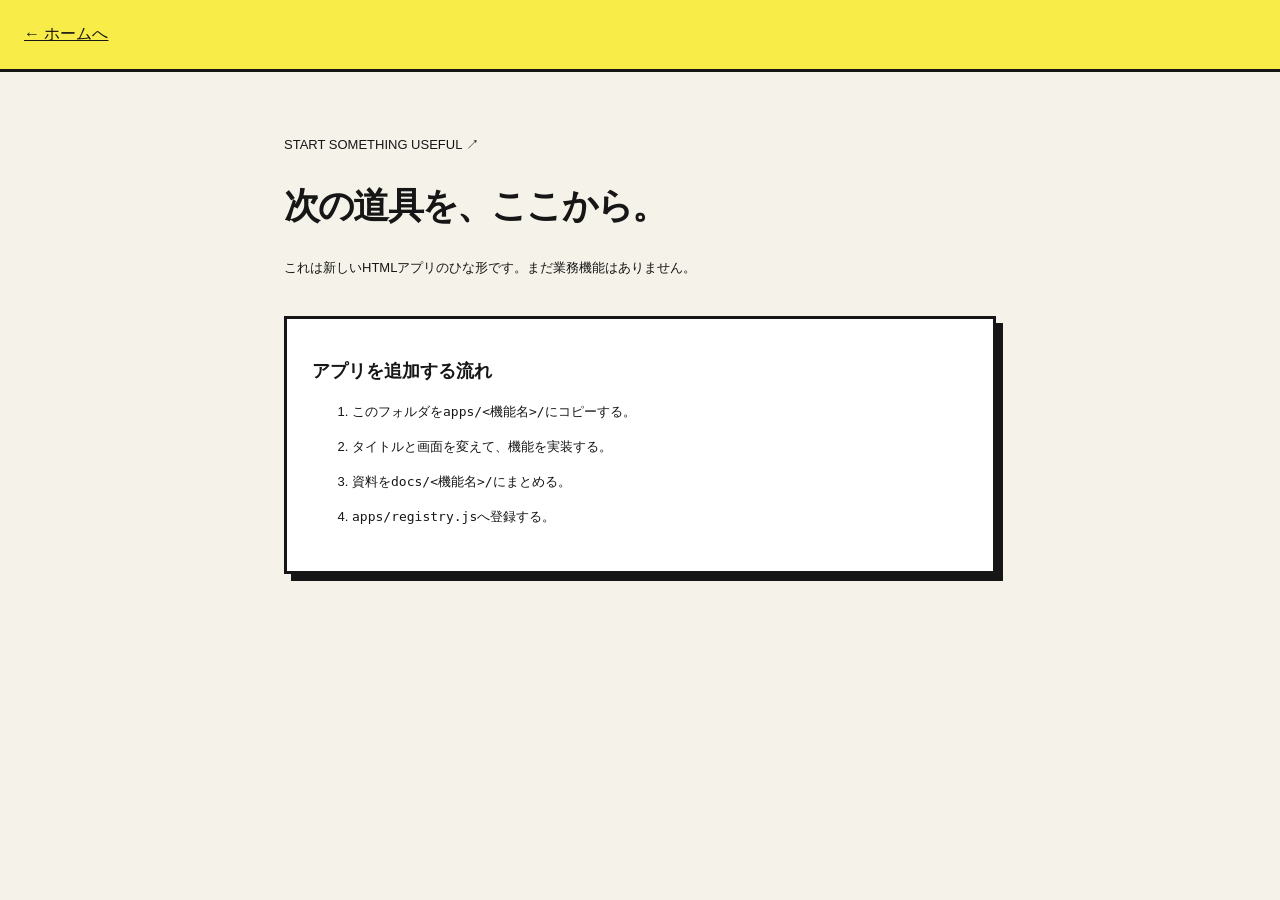
<file: templates/html-app/index.html>
<!doctype html><html lang="ja"><head><meta charset="utf-8"><meta name="viewport" content="width=device-width,initial-scale=1"><title>アプリのひな形</title><style>:root{font-family:-apple-system,BlinkMacSystemFont,"Hiragino Kaku Gothic ProN",Meiryo,sans-serif;color:#161616;background:#f5f2e9}*{box-sizing:border-box}body{margin:0}header{padding:24px;border-bottom:3px solid;background:#f8ed48}a{color:inherit}main{max-width:760px;margin:60px auto;padding:0 24px}h1{font-size:36px;letter-spacing:-.05em}section{padding:25px;border:3px solid;box-shadow:7px 7px #161616;background:white;margin-top:35px}h2{font-size:18px}p,li{font-size:13px;line-height:2}li{margin:9px 0}a:focus-visible{outline:4px solid #6046d7;outline-offset:4px}code{overflow-wrap:anywhere}</style></head><body><header><a href="../../index.html">← ホームへ</a></header><main><p>START SOMETHING USEFUL ↗</p><h1>次の道具を、ここから。</h1><p>これは新しいHTMLアプリのひな形です。まだ業務機能はありません。</p><section><h2>アプリを追加する流れ</h2><ol><li>このフォルダを<code>apps/&lt;機能名&gt;/</code>にコピーする。</li><li>タイトルと画面を変えて、機能を実装する。</li><li>資料を<code>docs/&lt;機能名&gt;/</code>にまとめる。</li><li><code>apps/registry.js</code>へ登録する。</li></ol></section></main></body></html>
</file>
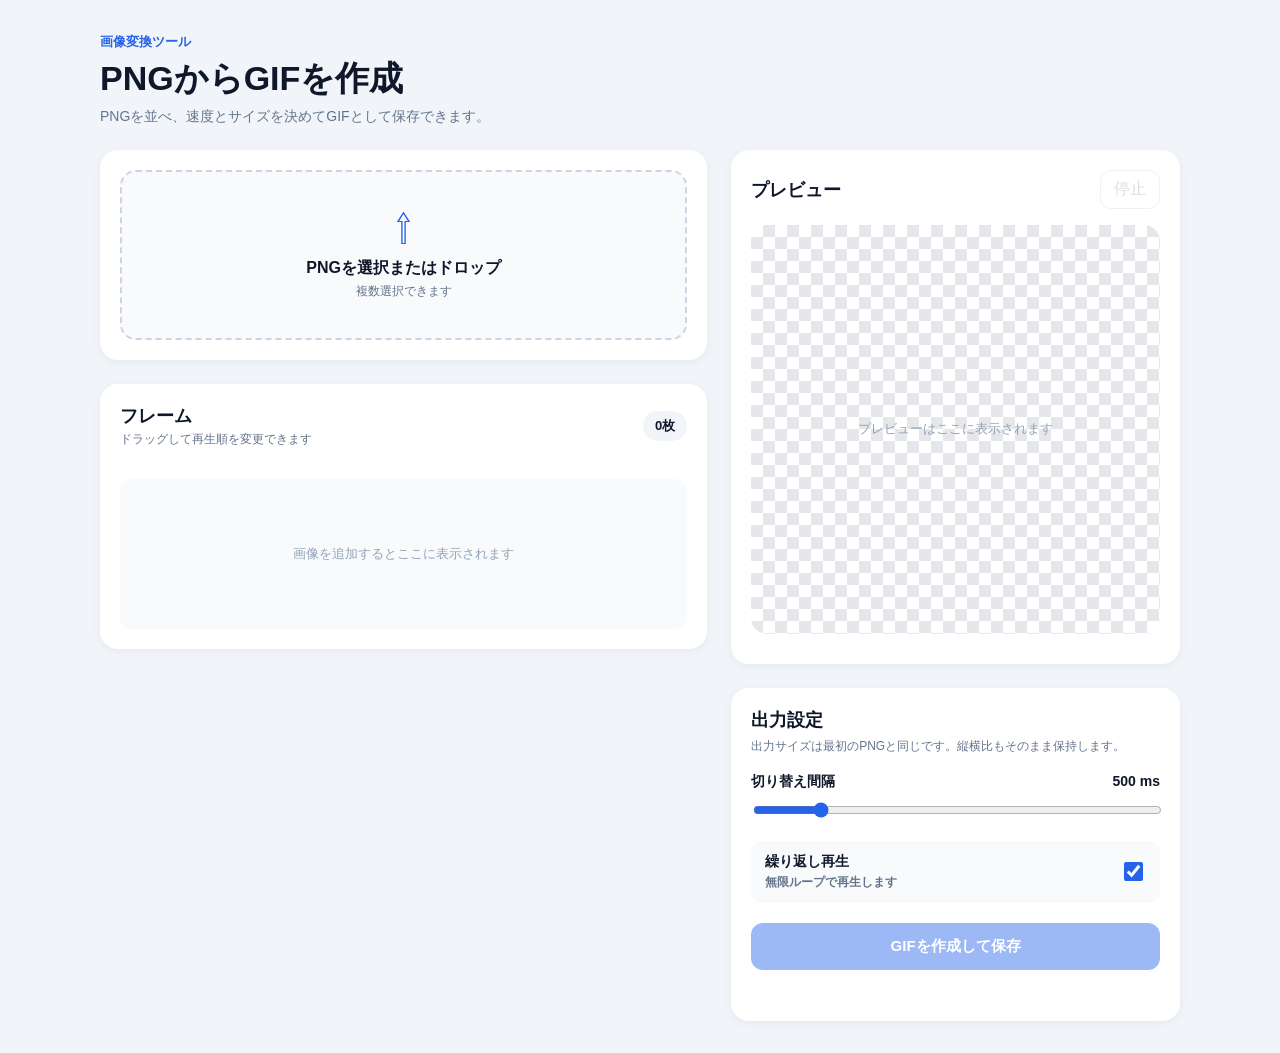
<file: docs/png-to-gif/PNGからGIF変換_修正版.html>
<!DOCTYPE html>
<html lang="ja">
<head>
<meta charset="UTF-8">
<meta name="viewport" content="width=device-width, initial-scale=1.0">
<title>PNGからGIFを作成</title>
<style>
:root{--blue:#2563eb;--bg:#f1f5f9;--card:#fff;--text:#0f172a;--muted:#64748b;--border:#cbd5e1}
*{box-sizing:border-box}body{margin:0;font-family:"Yu Gothic",YuGothic,"Noto Sans JP",sans-serif;background:var(--bg);color:var(--text)}
.wrap{max-width:1120px;margin:auto;padding:32px 20px}header{margin-bottom:24px}header small{color:var(--blue);font-weight:700}h1{margin:5px 0 6px;font-size:34px}header p{margin:0;color:var(--muted);font-size:14px}
.grid{display:grid;grid-template-columns:1.15fr .85fr;gap:24px}.col{display:grid;gap:24px;align-content:start}.card{background:var(--card);border-radius:18px;padding:20px;box-shadow:0 2px 10px #0f172a0d}
.drop{width:100%;min-height:170px;border:2px dashed var(--border);border-radius:16px;background:#f8fafc;display:grid;place-content:center;text-align:center;cursor:pointer;transition:.2s}.drop:hover,.drop.over{border-color:#60a5fa;background:#eff6ff}.drop strong{font-size:16px}.drop span{color:var(--muted);font-size:12px;margin-top:4px}.drop-icon{font-size:38px;color:var(--blue);line-height:1;margin-bottom:10px}
.row{display:flex;align-items:center;justify-content:space-between;gap:12px}.title{font-size:18px;font-weight:700}.note{color:var(--muted);font-size:12px;margin-top:3px}.badge{background:#f1f5f9;border-radius:999px;padding:6px 12px;font-size:13px;font-weight:700}
.frames{display:grid;grid-template-columns:repeat(3,1fr);gap:12px;max-height:430px;overflow:auto;margin-top:16px}.frame{position:relative;border:1px solid #e2e8f0;border-radius:12px;padding:8px;background:#fff;cursor:grab}.frame.active{border-color:var(--blue);box-shadow:0 0 0 2px #dbeafe}.frame img{width:100%;aspect-ratio:1;object-fit:contain;border-radius:8px;background-color:#fff;background-image:linear-gradient(45deg,#eee 25%,transparent 25%),linear-gradient(-45deg,#eee 25%,transparent 25%),linear-gradient(45deg,transparent 75%,#eee 75%),linear-gradient(-45deg,transparent 75%,#eee 75%);background-size:16px 16px;background-position:0 0,0 8px,8px -8px,-8px 0}.num{position:absolute;top:12px;left:12px;background:#0f172acc;color:white;border-radius:999px;font-size:11px;font-weight:700;padding:4px 7px}.fname{display:flex;align-items:center;gap:4px;margin-top:7px}.fname span{font-size:11px;color:var(--muted);white-space:nowrap;overflow:hidden;text-overflow:ellipsis;flex:1}.iconbtn{border:0;background:transparent;color:#94a3b8;cursor:pointer;font-size:17px}.iconbtn:hover{color:#dc2626}.empty{min-height:150px;margin-top:15px;border-radius:12px;background:#f8fafc;display:grid;place-content:center;text-align:center;color:#94a3b8;font-size:13px}
.preview{aspect-ratio:1;border-radius:16px;overflow:hidden;display:grid;place-items:center;margin-top:16px;background-color:#fff;background-image:linear-gradient(45deg,#e5e7eb 25%,transparent 25%),linear-gradient(-45deg,#e5e7eb 25%,transparent 25%),linear-gradient(45deg,transparent 75%,#e5e7eb 75%),linear-gradient(-45deg,transparent 75%,#e5e7eb 75%);background-size:24px 24px;background-position:0 0,0 12px,12px -12px,-12px 0}.preview img{width:100%;height:100%;object-fit:contain}.preview-text{font-size:13px;color:#94a3b8}.counter{text-align:center;color:var(--muted);font-size:12px;margin:10px 0 0}
button{font:inherit}.btn{border:1px solid #dbe2ea;background:#fff;border-radius:11px;padding:8px 13px;cursor:pointer}.btn:disabled{opacity:.45;cursor:not-allowed}.primary{width:100%;border:0;background:var(--blue);color:#fff;font-weight:700;font-size:15px;padding:14px;border-radius:12px;cursor:pointer}.primary:hover{background:#1d4ed8}.primary:disabled{opacity:.45;cursor:not-allowed}
.settings{display:grid;gap:20px;margin-top:18px}label{display:block;font-size:14px;font-weight:600}.labelrow{display:flex;justify-content:space-between;margin-bottom:9px}input[type=range]{width:100%;accent-color:var(--blue)}.number{display:flex;border:1px solid #e2e8f0;border-radius:11px;padding:0 11px;margin-top:8px}.number input{width:100%;border:0;outline:0;padding:11px 0;font:inherit}.number span{align-self:center;color:var(--muted);font-size:13px}.switch{display:flex;justify-content:space-between;align-items:center;background:#f8fafc;padding:12px 14px;border-radius:11px}.switch input{width:19px;height:19px;accent-color:var(--blue)}.status{text-align:center;font-size:13px;color:var(--muted);min-height:20px;margin-top:11px}.error{color:#dc2626}
@media(max-width:800px){.grid{grid-template-columns:1fr}.frames{grid-template-columns:repeat(2,1fr)}h1{font-size:28px}}
</style>
</head>
<body>
<div class="wrap">
<header><small>画像変換ツール</small><h1>PNGからGIFを作成</h1><p>PNGを並べ、速度とサイズを決めてGIFとして保存できます。</p></header>
<div class="grid">
<div class="col">
<section class="card"><div id="drop" class="drop"><div class="drop-icon">⇧</div><strong>PNGを選択またはドロップ</strong><span>複数選択できます</span></div><input id="file" type="file" accept="image/png" multiple hidden></section>
<section class="card"><div class="row"><div><div class="title">フレーム</div><div class="note">ドラッグして再生順を変更できます</div></div><div class="row"><button id="clear" class="btn" hidden>すべて削除</button><span id="count" class="badge">0枚</span></div></div><div id="frames" class="frames" hidden></div><div id="empty" class="empty">画像を追加するとここに表示されます</div></section>
</div>
<div class="col">
<section class="card"><div class="row"><div class="title">プレビュー</div><button id="play" class="btn" disabled>停止</button></div><div id="preview" class="preview"><span class="preview-text">プレビューはここに表示されます</span></div><p id="counter" class="counter"></p></section>
<section class="card"><div class="title">出力設定</div><div class="note" style="margin-top:6px">出力サイズは最初のPNGと同じです。縦横比もそのまま保持します。</div><div class="settings">
<label><span class="labelrow"><span>切り替え間隔</span><span id="delayText">500 ms</span></span><input id="delay" type="range" min="50" max="3000" step="50" value="500"></label>
<label class="switch"><span><b>繰り返し再生</b><small class="note" style="display:block">無限ループで再生します</small></span><input id="loop" type="checkbox" checked></label>
<button id="convert" class="primary" disabled>GIFを作成して保存</button></div><div id="status" class="status"></div></section>
</div></div></div>
<script>
const $=s=>document.querySelector(s); const frames=[]; let current=0,playing=true,timer=null,dragIndex=null;
const els={drop:$('#drop'),file:$('#file'),frames:$('#frames'),empty:$('#empty'),count:$('#count'),clear:$('#clear'),preview:$('#preview'),play:$('#play'),counter:$('#counter'),delay:$('#delay'),delayText:$('#delayText'),loop:$('#loop'),convert:$('#convert'),status:$('#status')};
function status(text,error=false){els.status.textContent=text;els.status.className='status'+(error?' error':'')}
function addFiles(list){const pngs=[...list].filter(f=>f.type==='image/png'||f.name.toLowerCase().endsWith('.png'));if(!pngs.length)return status('PNG画像を選択してください。',true);pngs.forEach(file=>frames.push({file,name:file.name,url:URL.createObjectURL(file)}));status('');render();restart()}
function render(){els.count.textContent=frames.length+'枚';els.empty.hidden=frames.length>0;els.frames.hidden=!frames.length;els.clear.hidden=!frames.length;els.play.disabled=!frames.length;els.convert.disabled=frames.length<2;els.frames.innerHTML='';frames.forEach((f,i)=>{const div=document.createElement('div');div.className='frame'+(i===current?' active':'');div.draggable=true;div.innerHTML=`<span class="num">${i+1}</span><img src="${f.url}" alt=""><div class="fname"><span title="${f.name.replaceAll('"','&quot;')}">${f.name}</span><button class="iconbtn" title="削除">×</button></div>`;div.addEventListener('dragstart',()=>dragIndex=i);div.addEventListener('dragover',e=>e.preventDefault());div.addEventListener('drop',()=>{if(dragIndex!==null&&dragIndex!==i){const [x]=frames.splice(dragIndex,1);frames.splice(i,0,x);current=0;render();restart()}dragIndex=null});div.querySelector('.iconbtn').onclick=()=>{URL.revokeObjectURL(frames[i].url);frames.splice(i,1);if(current>=frames.length)current=Math.max(0,frames.length-1);render();restart()};els.frames.appendChild(div)});showCurrent()}
function showCurrent(){if(!frames.length){els.preview.innerHTML='<span class="preview-text">プレビューはここに表示されます</span>';els.counter.textContent='';return}els.preview.innerHTML=`<img src="${frames[current].url}" alt="GIFプレビュー">`;els.counter.textContent=`${current+1} / ${frames.length}　合計約${(frames.length*Number(els.delay.value)/1000).toFixed(1)}秒`;[...els.frames.children].forEach((x,i)=>x.classList.toggle('active',i===current))}
function restart(){clearInterval(timer);if(playing&&frames.length>1)timer=setInterval(()=>{current=(current+1)%frames.length;showCurrent()},Math.max(50,Number(els.delay.value)||500));showCurrent()}
els.drop.onclick=()=>els.file.click();els.file.onchange=e=>{addFiles(e.target.files);e.target.value=''};['dragenter','dragover'].forEach(t=>els.drop.addEventListener(t,e=>{e.preventDefault();els.drop.classList.add('over')}));['dragleave','drop'].forEach(t=>els.drop.addEventListener(t,e=>{e.preventDefault();els.drop.classList.remove('over')}));els.drop.addEventListener('drop',e=>addFiles(e.dataTransfer.files));
els.clear.onclick=()=>{frames.forEach(f=>URL.revokeObjectURL(f.url));frames.length=0;current=0;status('');render();restart()};els.play.onclick=()=>{playing=!playing;els.play.textContent=playing?'停止':'再生';restart()};els.delay.oninput=()=>{els.delayText.textContent=els.delay.value+' ms';restart()};
const load=url=>new Promise((ok,ng)=>{const i=new Image;i.onload=()=>ok(i);i.onerror=ng;i.src=url});
function u16(a,n){a.push(n&255,(n>>8)&255)}
function palette332(){const a=[];for(let i=0;i<256;i++){a.push(Math.round(((i>>5)&7)*255/7),Math.round(((i>>2)&7)*255/7),Math.round((i&3)*255/3))}return a}
function index332(rgba){const out=new Uint8Array(rgba.length/4);for(let i=0,j=0;i<rgba.length;i+=4,j++){const r=rgba[i],g=rgba[i+1],b=rgba[i+2];out[j]=((r>>5)<<5)|((g>>5)<<2)|(b>>6)}return out}
function lzw(data){
  // A deliberately simple GIF LZW stream. Frequent clear codes keep the
  // code width fixed at 9 bits, which avoids decoder compatibility issues.
  const clear=256,end=257,out=[];let bits=0,bitCount=0,sinceClear=0;
  const emit=code=>{bits|=code<<bitCount;bitCount+=9;while(bitCount>=8){out.push(bits&255);bits>>>=8;bitCount-=8}};
  emit(clear);
  for(let i=0;i<data.length;i++){
    emit(data[i]);sinceClear++;
    if(sinceClear>=200&&i<data.length-1){emit(clear);sinceClear=0}
  }
  emit(end);if(bitCount>0)out.push(bits&255);return out
}
function blocks(a,bytes){for(let i=0;i<bytes.length;i+=255){const n=Math.min(255,bytes.length-i);a.push(n,...bytes.slice(i,i+n))}a.push(0)}
function makeGif(frameData,w,h,delayMs,repeat){const a=[71,73,70,56,57,97];u16(a,w);u16(a,h);a.push(247,0,0,...palette332());if(repeat){a.push(33,255,11,...[...new TextEncoder().encode('NETSCAPE2.0')],3,1,0,0,0)}for(const pixels of frameData){a.push(33,249,4,4);u16(a,Math.max(1,Math.round(delayMs/10)));a.push(0,0,44);u16(a,0);u16(a,0);u16(a,w);u16(a,h);a.push(0,8);blocks(a,lzw(pixels))}a.push(59);return new Uint8Array(a)}
els.convert.onclick=async()=>{if(frames.length<2)return status('GIF作成にはPNG画像が2枚以上必要です。',true);els.convert.disabled=true;els.convert.textContent='作成中…';status('GIFを作成しています…');try{const images=await Promise.all(frames.map(f=>load(f.url)));const w=images[0].naturalWidth;const h=images[0].naturalHeight;const c=document.createElement('canvas');c.width=w;c.height=h;const ctx=c.getContext('2d',{willReadFrequently:true}),all=[];for(const img of images){ctx.fillStyle='#fff';ctx.fillRect(0,0,w,h);const s=Math.min(w/img.naturalWidth,h/img.naturalHeight),dw=Math.round(img.naturalWidth*s),dh=Math.round(img.naturalHeight*s),dx=Math.round((w-dw)/2),dy=Math.round((h-dh)/2);ctx.drawImage(img,dx,dy,dw,dh);all.push(index332(ctx.getImageData(0,0,w,h).data))}const bytes=makeGif(all,w,h,Math.max(50,Number(els.delay.value)||500),els.loop.checked),blob=new Blob([bytes],{type:'image/gif'}),url=URL.createObjectURL(blob),a=document.createElement('a');a.href=url;a.download='animation.gif';document.body.appendChild(a);a.click();a.remove();setTimeout(()=>URL.revokeObjectURL(url),3000);status('GIFをダウンロードしました。')}catch(e){console.error(e);status('GIFを作成できませんでした。PNG画像を確認して、もう一度お試しください。',true)}finally{els.convert.disabled=frames.length<2;els.convert.textContent='GIFを作成して保存'}};
window.addEventListener('beforeunload',()=>frames.forEach(f=>URL.revokeObjectURL(f.url)));render();
</script>
</body>
</html>
</file>
<file: assets/home.css>
:root{--ink:#161616;--paper:#f5f2e9;--yellow:#f8ed48;--pink:#f7acd6;--purple:#b7a8f5;--line:3px solid #161616;font-family:-apple-system,BlinkMacSystemFont,"Segoe UI","Hiragino Kaku Gothic ProN",Meiryo,sans-serif;color:var(--ink);background:var(--paper);font-synthesis:none}*{box-sizing:border-box}body{margin:0}a{color:inherit}button,input,select{font:inherit}button,a,input,select{touch-action:manipulation}a:focus-visible,button:focus-visible,input:focus-visible,select:focus-visible{outline:4px solid #6046d7;outline-offset:5px}[hidden]{display:none!important}.sr-only{position:absolute;width:1px;height:1px;overflow:hidden;clip:rect(0,0,0,0);white-space:nowrap}.skip{position:absolute;top:8px;left:8px;transform:translateY(-160%);z-index:5;background:#fff;padding:12px}.skip:focus{transform:none}header{border-bottom:var(--line);display:flex;align-items:center;justify-content:space-between;gap:24px;padding:25px max(28px,calc((100vw - 1160px)/2));background:var(--yellow)}.brand{font-size:20px;font-weight:900;letter-spacing:-.8px;text-decoration:none;white-space:nowrap}.brand>span{display:inline-grid;place-items:center;width:37px;height:37px;border:2px solid var(--ink);background:white;box-shadow:3px 3px 0 var(--ink);margin-right:10px}.header-note{font-size:12px;font-weight:650}.edition{font-family:monospace;font-size:11px;border:2px solid var(--ink);padding:8px 11px;background:white}main{max-width:1160px;margin:auto;padding:0 28px}.hero{display:flex;align-items:center;justify-content:space-between;gap:40px;padding:68px 0 62px}.eyebrow{font:700 10px/1.5 monospace;letter-spacing:.13em;margin:0 0 23px}h1{font-size:clamp(32px,4.1vw,51px);font-weight:900;letter-spacing:-.055em;line-height:1.65;margin:0}h1>span{background:var(--yellow);box-shadow:7px 0 var(--yellow),-3px 0 var(--yellow)}.hero-copy{font-size:13px;line-height:2.1;margin:22px 0 0;color:#46433f}.hero-art{position:relative;width:280px;height:245px;flex-shrink:0}.art-box{background:var(--purple);border:var(--line);box-shadow:9px 9px 0 var(--ink);width:206px;height:202px;position:absolute;top:20px;left:23px;transform:rotate(-6deg);padding:25px 22px;font-weight:950;font-size:31px;line-height:1.12;letter-spacing:-1px}.art-box>span{position:absolute;bottom:15px;right:18px;font-size:65px}.art-star{position:absolute;right:0;top:-15px;font-size:92px;line-height:1;color:#ef704a;text-shadow:2px 2px var(--ink);transform:rotate(15deg)}.art-sticker{position:absolute;bottom:1px;left:0;padding:13px 19px;background:var(--pink);border:2px solid var(--ink);font:800 12px/1.3 monospace;transform:rotate(7deg);box-shadow:4px 4px 0 var(--ink)}.library{margin-bottom:68px;border-top:var(--line);padding-top:29px}.section-title{display:flex;align-items:center;justify-content:space-between;gap:20px;margin-bottom:25px}.section-title h2{font-size:23px;margin:0;font-weight:850;letter-spacing:-.04em}.section-title h2>span{display:inline-grid;place-items:center;background:var(--yellow);border:2px solid var(--ink);height:27px;min-width:28px;font:700 14px monospace;vertical-align:middle;margin-left:8px}.section-title>span{font:700 10px monospace;letter-spacing:.1em}.toolbar{display:flex;gap:14px;margin-bottom:26px}.search{display:flex;align-items:center;gap:13px;flex:1;min-width:0;border:2px solid var(--ink);background:#fff;padding:0 17px;box-shadow:3px 3px 0 var(--ink)}.search>span:first-child{font-size:28px}.search input{font-size:12px;width:100%;min-width:0;background:transparent;border:0;padding:16px 0}.toolbar select{border:2px solid var(--ink);background:#fff;min-height:50px;padding:0 34px 0 14px;box-shadow:3px 3px 0 var(--ink);font-size:12px}.app-grid{display:grid;grid-template-columns:repeat(3,minmax(0,1fr));gap:24px}.app-card{display:flex;flex-direction:column;min-height:280px;border:var(--line);box-shadow:6px 6px 0 var(--ink);background:#fff;text-decoration:none;transition:transform .12s,box-shadow .12s;overflow:hidden}.app-card:hover{transform:translate(-2px,-2px);box-shadow:9px 9px 0 var(--ink)}.card-cover{height:101px;background:var(--pink);border-bottom:var(--line);display:flex;justify-content:space-between;align-items:center;padding:20px 22px}.card-symbol{font-weight:900;font-size:37px;line-height:1;border:2px solid var(--ink);background:white;padding:6px 12px;box-shadow:4px 4px 0 var(--ink);transform:rotate(-5deg)}.card-category{font:700 10px monospace;text-transform:uppercase;border:2px solid var(--ink);padding:5px 8px;background:var(--paper)}.card-body{padding:22px;display:flex;flex-direction:column;flex:1}.app-card h3{font-size:19px;font-weight:850;letter-spacing:-.04em;margin:0 0 10px;overflow-wrap:anywhere}.app-card p{font-size:12px;line-height:1.9;color:#4e4a45;margin:0 0 20px;overflow-wrap:anywhere}.card-footer{margin-top:auto;display:flex;align-items:center;flex-wrap:wrap;gap:7px}.tag{font-size:9px;padding:4px 6px;border:1px solid #777;background:#f8f6ef}.card-arrow{margin-left:auto;font-size:24px;line-height:1;font-weight:800}.empty{text-align:center;padding:38px;border:2px dashed #75726a}.empty h3{font-size:17px}.empty p{font-size:12px}.empty button{padding:10px 16px;border:2px solid var(--ink);background:var(--yellow);cursor:pointer}footer{max-width:1104px;margin:auto;border-top:2px solid var(--ink);padding:23px 0 32px;display:flex;justify-content:space-between;gap:18px;font-size:10px}footer strong{font-size:13px}footer>span:last-child{font-family:monospace;font-size:9px}
@media(max-width:900px){.header-note{display:none}.hero-art{width:230px;transform:scale(.85);transform-origin:right center}.hero{gap:10px}.app-grid{grid-template-columns:repeat(2,minmax(0,1fr))}footer{margin:0 28px}}
@media(max-width:600px){header{padding:20px}.brand{font-size:16px}.edition{font-size:8px;padding:6px}main{padding:0 22px}.hero{padding:38px 0 34px;position:relative;display:block}.hero h1{font-size:33px}.hero-art{display:none}.hero-copy{font-size:11px}.hero .eyebrow{font-size:8px;margin-bottom:16px}.section-title>span{display:none}.section-title h2{font-size:21px}.toolbar{flex-direction:column;gap:12px}.toolbar select{width:100%;min-height:44px}.app-grid{grid-template-columns:1fr}.app-card{min-height:260px}footer{margin:0 22px;flex-wrap:wrap;font-size:9px}footer>span:last-child{display:none}}
@media(prefers-reduced-motion:reduce){.app-card{transition:none}}
</file>
<file: apps/png-to-gif/assets/style.css>
:root{color-scheme:light;--ink:#172121;--paper:#f5f2e8;--yellow:#ffdd57;--mint:#b9f3db;--pink:#ffc5d2;--muted:#4f5c5b;--line:3px solid var(--ink);font-family:"Yu Gothic",YuGothic,"Hiragino Kaku Gothic ProN",Meiryo,sans-serif;font-size:14px;color:var(--ink);background:var(--paper)}*{box-sizing:border-box}body{margin:0;min-width:1060px}button,input,a{font:inherit}button,.button{border:2px solid var(--ink);background:white;box-shadow:3px 3px 0 var(--ink);padding:8px 12px;color:var(--ink);font-weight:700;cursor:pointer;text-decoration:none;display:inline-block;line-height:1.5}button:hover:enabled,.button:hover{background:var(--yellow)}button:active:enabled,.button:active{transform:translate(2px,2px);box-shadow:1px 1px 0 var(--ink)}button:disabled{opacity:.45;cursor:not-allowed;box-shadow:none}button:focus-visible,a:focus-visible,input:focus-visible{outline:4px solid #3865ff;outline-offset:4px}input:not([type=checkbox]):not([type=color]){display:block;width:100%;padding:9px 10px;background:white;border:2px solid var(--ink);border-radius:0;margin-top:6px}input[type=color]{display:block;width:100%;height:43px;margin-top:6px;border:2px solid var(--ink);background:white;padding:3px;cursor:pointer}input[type=checkbox]{width:19px;height:19px;accent-color:var(--ink)}input:disabled{background:#e4e4df}label{font-weight:700;display:block}fieldset{border:0;padding:0;margin:16px 0 0;min-width:0}legend{font-size:15px;font-weight:800;margin-bottom:8px}h1{font-size:34px;line-height:1.25;margin:8px 0 12px;letter-spacing:-.8px}h2{font-size:18px;margin:0 0 16px;line-height:1.5}h3{font-size:14px;margin:0}.wrap{max-width:1450px;margin:auto;padding:28px 30px 55px}header{margin-bottom:25px}header>p{margin:7px 0}.home-link{font-weight:700;color:var(--ink);text-underline-offset:4px}.eyebrow{font-size:11px;font-weight:900;letter-spacing:2px}.privacy{display:inline-block;background:var(--mint);border:2px solid var(--ink);padding:7px 10px;font-size:12px}.tabs{display:flex;gap:10px;margin:0 0 22px}.tabs button{padding:13px 24px;font-size:16px}.tabs [aria-selected=true]{background:var(--yellow);box-shadow:5px 5px 0 var(--ink)}.workspace{display:grid;grid-template-columns:minmax(0,1.12fr) minmax(0,1fr);gap:24px;align-items:start}.source-column,.output-column{display:grid;gap:24px;min-width:0}.card{border:var(--line);background:white;box-shadow:6px 6px 0 var(--ink);padding:22px;min-width:0}.drop{width:100%;min-height:133px;border-style:dashed;box-shadow:none;background:#fff7d9;display:flex;flex-direction:column;align-items:center;justify-content:center;gap:12px;padding:20px 8px}.drop strong{font-size:16px}.drop span{font-size:12px;font-weight:400}.drop.over{background:var(--mint);border-style:solid}.section-row{display:flex;align-items:center;justify-content:space-between;gap:12px;margin:15px 0 10px}.section-row h2{margin:0}.hint{font-size:12px;color:var(--muted);line-height:1.8;margin:10px 0}.fields{display:grid;gap:12px;margin-bottom:14px}.two{grid-template-columns:1fr 1fr}.four{grid-template-columns:repeat(4,minmax(0,1fr));gap:8px}.button-row{display:flex;gap:10px;align-items:center;flex-wrap:wrap;margin-top:14px}.button-row button{font-size:12px}.frames{display:grid;grid-template-columns:repeat(3,minmax(0,1fr));gap:12px;max-height:660px;overflow-y:auto;padding:3px 5px 8px 0}.frame{border:2px solid var(--ink);padding:8px;min-width:0;background:var(--paper);position:relative}.frame.active{background:var(--mint)}.frame.dragging{opacity:.5}.frame img{display:block;width:100%;height:104px;object-fit:contain;background:white;border:1px solid #c9d0cc}.frame-name{font-size:11px;overflow:hidden;white-space:nowrap;text-overflow:ellipsis;margin:8px 0}.frame-actions{display:flex;flex-wrap:wrap;gap:5px}.frame-actions button{padding:3px 5px;font-size:12px;box-shadow:1px 1px 0 var(--ink)}.frame-index{display:block;position:absolute;left:10px;top:10px;background:var(--ink);color:white;padding:1px 6px;font-size:11px}.empty{text-align:center;border:2px dashed #8e9895;padding:50px 10px;color:var(--muted)}.preview-stage{height:280px;background:var(--paper);border:2px solid var(--ink);display:grid;place-items:center;position:relative;overflow:hidden}.preview-stage canvas{max-width:100%;max-height:100%;object-fit:contain;width:auto;height:auto;display:none}.preview-stage p{padding:15px;font-size:13px;color:var(--muted)}.preview-card .section-row{margin-top:0}.checkbox{display:flex;align-items:center;gap:10px;margin-top:17px}.plan-info{padding:10px;background:var(--paper);border-left:5px solid var(--ink);font-size:13px;font-weight:700;line-height:1.8}.estimate-box{border:2px solid var(--ink);background:var(--mint);padding:15px}.estimate-box .eyebrow{margin:0 0 5px;letter-spacing:1px}.estimate-box output{display:block;font-size:25px;font-weight:900;line-height:1.5;overflow-wrap:anywhere}.estimate-box .hint{margin-bottom:0}.primary{background:var(--yellow)}.danger{background:var(--pink)}.limits{font-size:11px}.status{font-size:13px;line-height:1.7;margin:15px 0 0;min-height:22px}.status.error{background:#ffe8ee;border-left:5px solid #b11b38;padding:10px;color:#7a1126}progress{display:block;width:100%;height:20px;accent-color:var(--ink);margin-top:18px}progress[hidden]{display:none}.video-stage{position:relative;height:330px;background:#202424;border:2px solid var(--ink);margin-top:15px}.video-stage video{display:block;width:100%;height:100%;object-fit:contain}.crop-overlay{position:absolute;border:3px solid var(--yellow);pointer-events:none;box-shadow:0 0 0 1px #172121}.crop-overlay span{font-size:10px;font-weight:700;background:var(--yellow);display:inline-block;color:var(--ink);vertical-align:top;padding:2px 4px;max-width:100%;white-space:nowrap;overflow:hidden}.result-card{margin-top:26px}.result-card .section-row{margin-top:0}.result-card img{display:block;max-width:min(100%,900px);max-height:600px;border:2px solid var(--ink);background:var(--paper);margin:15px auto;object-fit:contain}.result-card p{line-height:1.8}.result-card .button{white-space:nowrap}[hidden]{display:none!important}
/* Dedicated video editing surface: the viewport has no border, so pointer
   coordinates map to the contain-fitted video without including its frame. */
.video-editor{margin-top:14px}.editor-toolbar{display:flex;justify-content:space-between;align-items:center;gap:10px;margin:0 0 12px}.editor-toolbar .button-row{margin:0;gap:8px}.editor-toolbar button{font-size:12px}.editor-toolbar [aria-pressed=true]{background:var(--yellow)}.editor-readout{font-size:11px;font-weight:700;text-align:right}.video-stage{height:340px;overflow:hidden;margin:0}.video-viewport{position:relative;width:100%;height:100%;overflow:hidden;touch-action:none;user-select:none;cursor:crosshair}.video-viewport video{pointer-events:none}.video-viewport.is-move{cursor:crosshair}.crop-overlay{pointer-events:auto;box-sizing:border-box;outline-offset:5px;box-shadow:0 0 0 1200px #10161699;cursor:move;touch-action:none}.video-viewport.is-draw .crop-overlay{cursor:crosshair}.crop-overlay .crop-caption{position:absolute;left:0;top:0;pointer-events:none;max-width:100%;font-size:10px;white-space:nowrap}.crop-overlay .crop-handle{position:absolute;z-index:3;width:12px;height:12px;min-width:0;padding:0;border:2px solid var(--ink);box-shadow:none;background:var(--yellow);transform:translate(-50%,-50%);border-radius:0;touch-action:none}.crop-overlay .crop-handle:hover{background:white}.crop-overlay .crop-handle:active{transform:translate(-50%,-50%);box-shadow:none}.crop-handle.nw{left:0;top:0;cursor:nwse-resize}.crop-handle.n{left:50%;top:0;cursor:ns-resize}.crop-handle.ne{left:100%;top:0;cursor:nesw-resize}.crop-handle.e{left:100%;top:50%;cursor:ew-resize}.crop-handle.se{left:100%;top:100%;cursor:nwse-resize}.crop-handle.s{left:50%;top:100%;cursor:ns-resize}.crop-handle.sw{left:0;top:100%;cursor:nesw-resize}.crop-handle.w{left:0;top:50%;cursor:ew-resize}.editor-transport{display:flex;align-items:center;flex-wrap:wrap;gap:8px;margin:14px 0 10px}.editor-transport button{font-size:12px}.editor-transport output{font-family:monospace;font-size:13px;font-weight:700;margin-left:auto}.timeline-shell{border:2px solid var(--ink);background:var(--paper);padding:44px 17px 5px;user-select:none}.timeline-track{position:relative;height:76px;touch-action:none;cursor:crosshair;background:#8fa29a}.timeline-thumbnails{position:absolute;inset:0;display:flex;overflow:hidden;pointer-events:none}.timeline-thumbnails canvas{height:100%;min-width:0;flex:1 1 0;object-fit:cover;opacity:.8}.timeline-dim{position:absolute;top:0;bottom:0;background:#102020b5;pointer-events:none}.timeline-dim.before{left:0}.timeline-dim.after{right:0}.timeline-selection{position:absolute;top:0;bottom:0;border-top:4px solid var(--yellow);border-bottom:4px solid var(--yellow);background:#ffdd571c;pointer-events:none}.timeline-track .trim-handle{position:absolute;z-index:4;border:0;padding:0;width:16px;height:100%;box-shadow:none;background:transparent;touch-action:none;cursor:ew-resize;transform:translateX(-50%)}.timeline-track .trim-handle:after{content:"";position:absolute;top:0;bottom:0;left:6px;width:4px;background:var(--yellow);box-shadow:0 0 0 1px var(--ink)}.timeline-track .trim-handle span{position:absolute;left:50%;transform:translateX(-50%);border:2px solid var(--ink);background:var(--yellow);font-size:10px;line-height:18px;height:22px;min-width:30px;z-index:1}.timeline-track .trim-handle.start{top:-38px;padding-top:38px;height:calc(100% + 38px)}.timeline-track .trim-handle.start:after{top:38px}.timeline-track .trim-handle.start span{top:0}.timeline-track .trim-handle.end{top:0;padding-bottom:22px;height:calc(100% + 22px)}.timeline-track .trim-handle.end:after{bottom:22px}.timeline-track .trim-handle.end span{bottom:0}.timeline-track .trim-handle:active{transform:translateX(-50%)}.timeline-track .playhead{position:absolute;top:-8px;bottom:-8px;z-index:5;width:14px;margin:0;padding:0;transform:translateX(-50%);border:0;box-shadow:none;background:transparent;cursor:ew-resize;touch-action:none}.timeline-track .playhead:after{content:"";position:absolute;top:8px;bottom:8px;left:6px;width:2px;background:white;box-shadow:0 0 0 1px var(--ink)}.timeline-track .playhead span{display:block;position:absolute;top:0;left:1px;width:12px;height:12px;background:var(--pink);border:2px solid var(--ink);transform:rotate(45deg);z-index:1}.timeline-track .playhead:active{transform:translateX(-50%)}.timeline-track button:hover{background:transparent}.timeline-track button:focus-visible{outline:3px solid #3865ff;outline-offset:2px}.timeline-ticks{display:flex;justify-content:space-between;gap:4px;font-family:monospace;font-size:10px;padding-top:28px}.range-duration{font-size:13px;font-weight:700;padding:9px 10px;background:var(--yellow);border:2px solid var(--ink);margin:12px 0 0}.video-editor[aria-disabled=true] .video-viewport{cursor:default}.video-editor[aria-disabled=true] .crop-overlay{pointer-events:none}.video-editor[aria-disabled=true]{opacity:.7}
</file>
